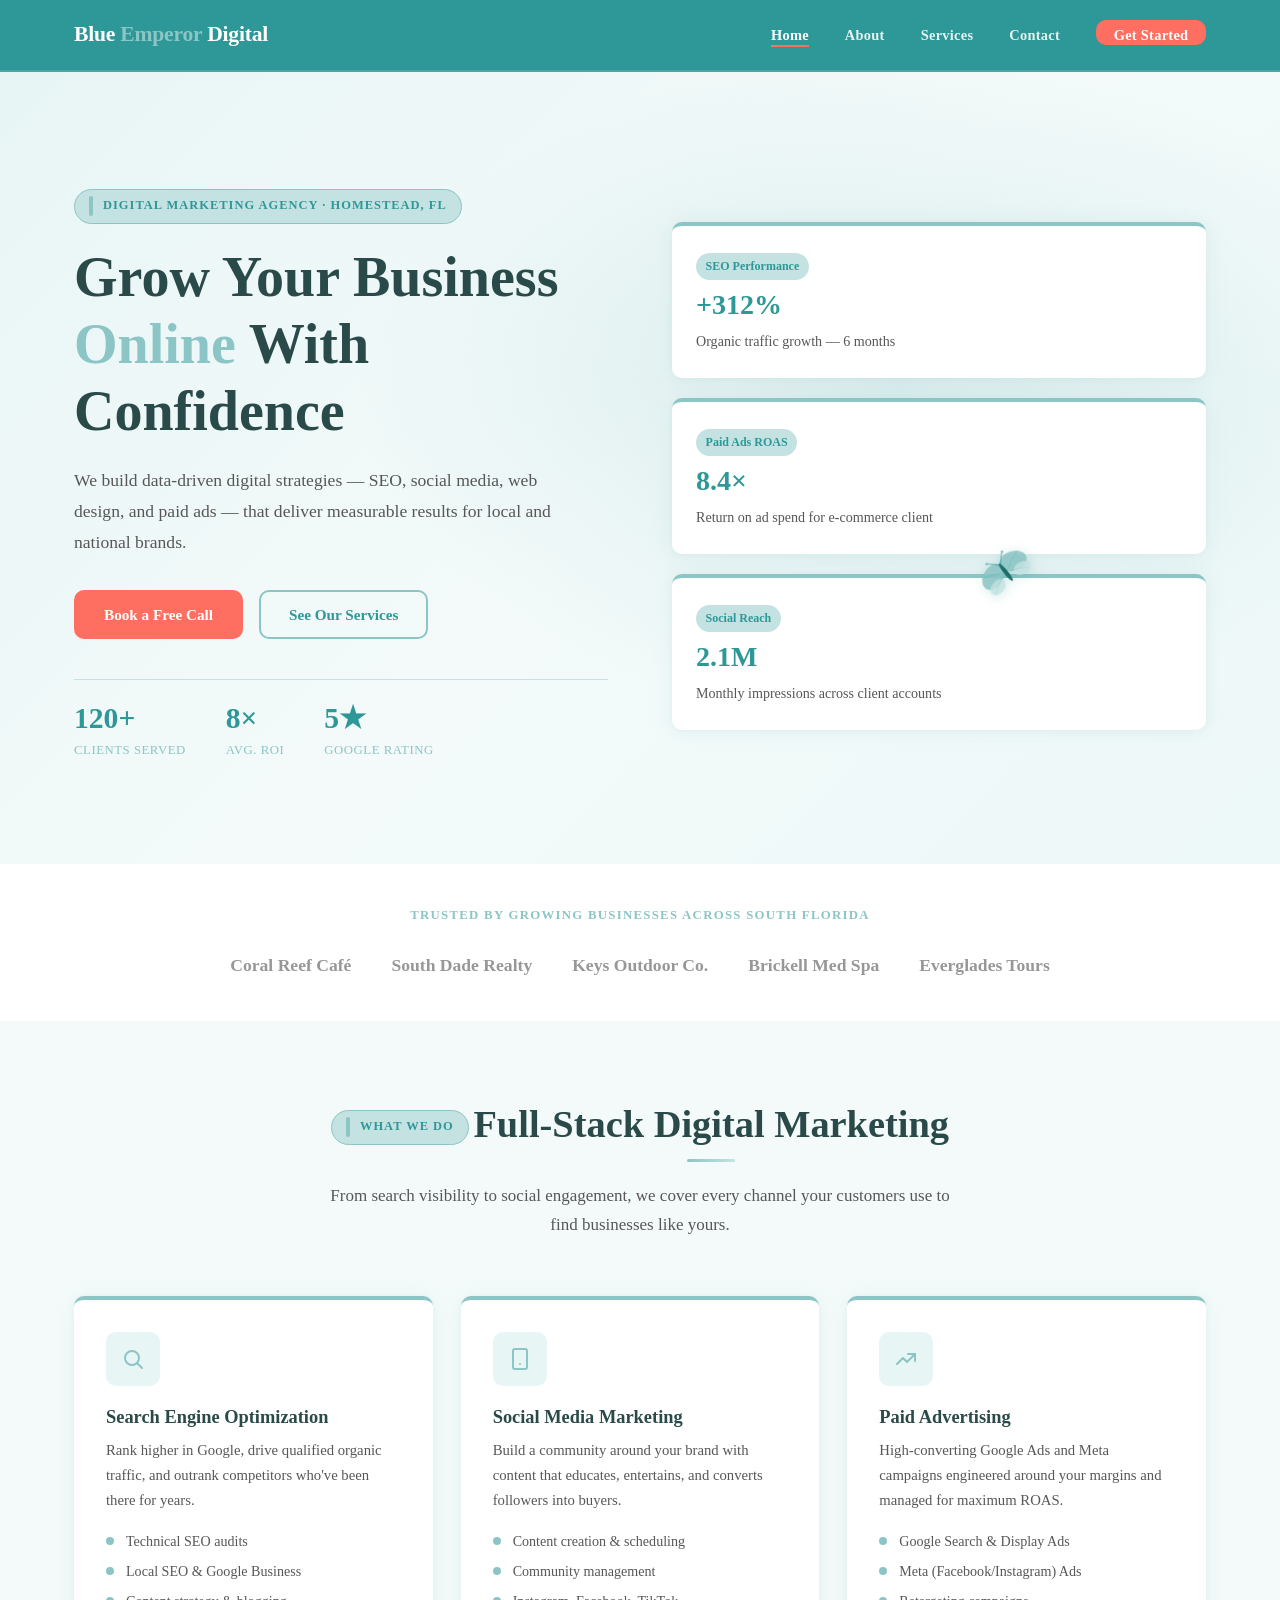
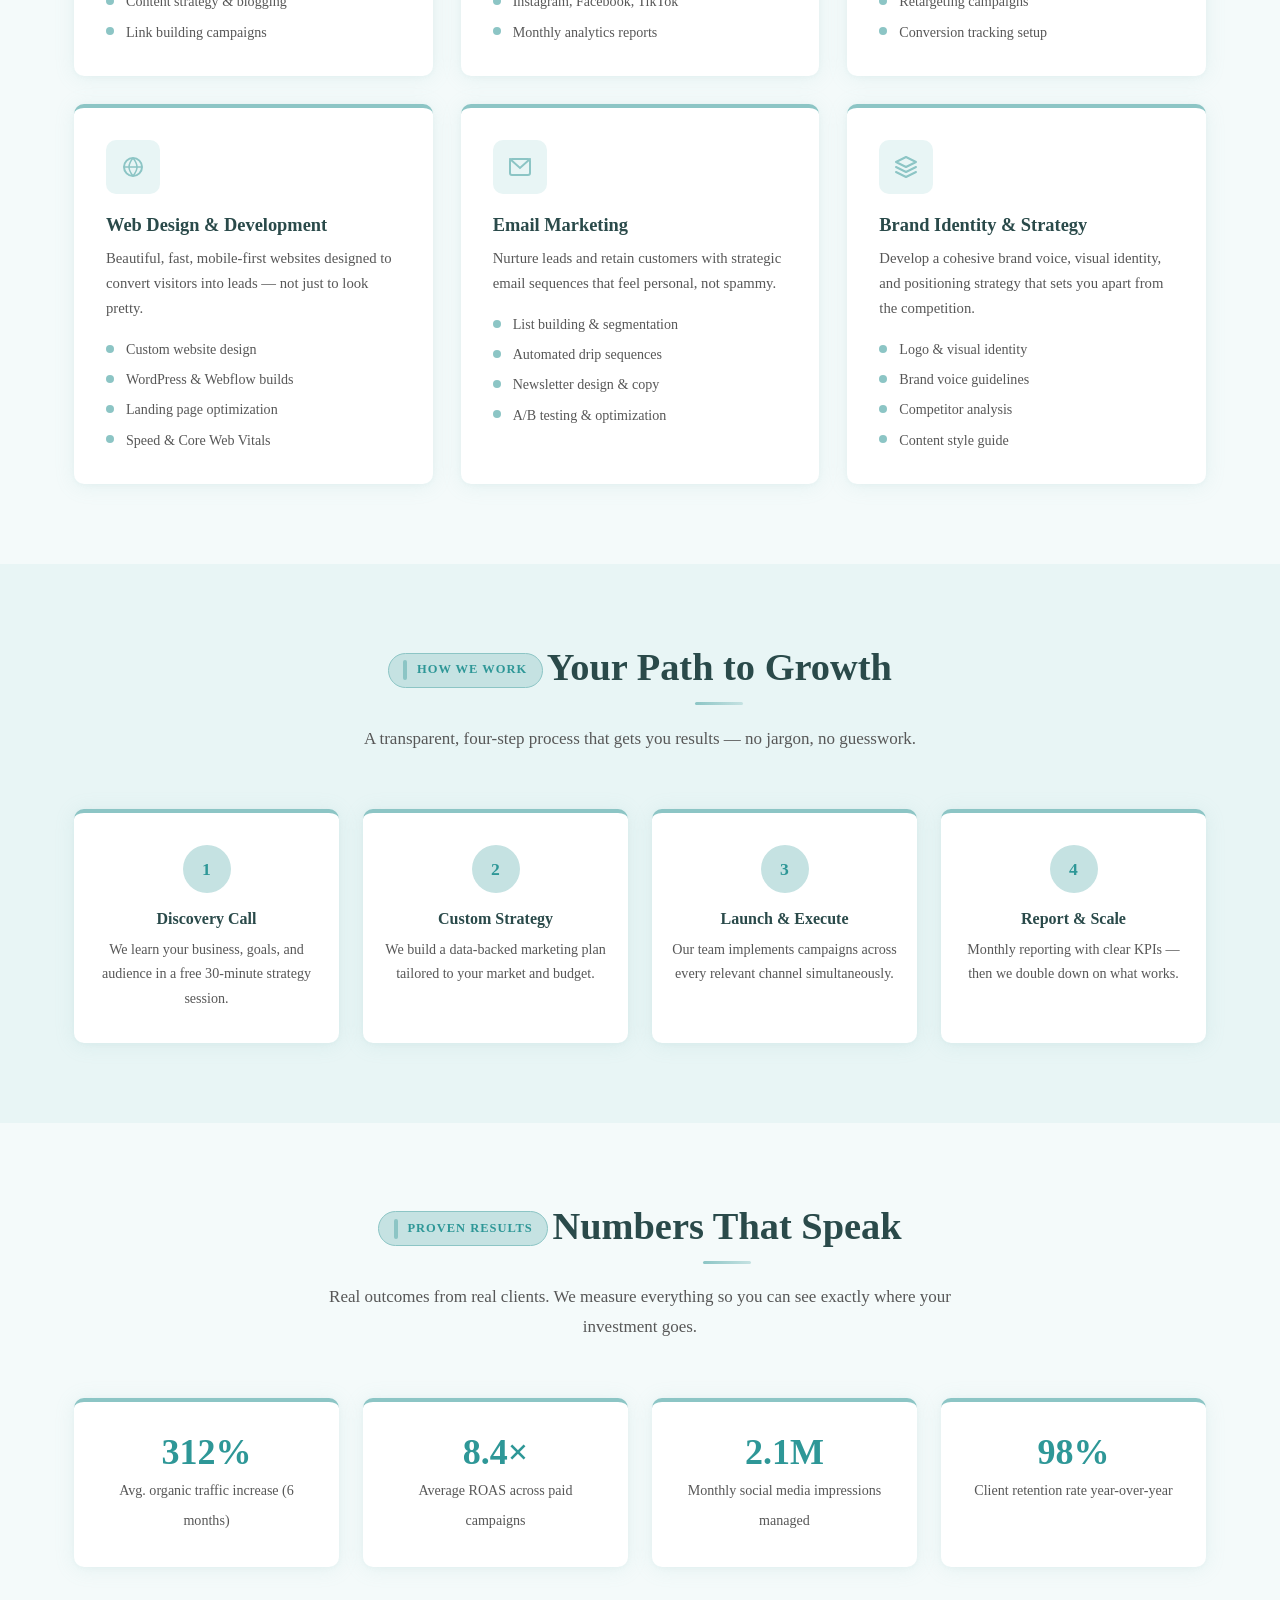
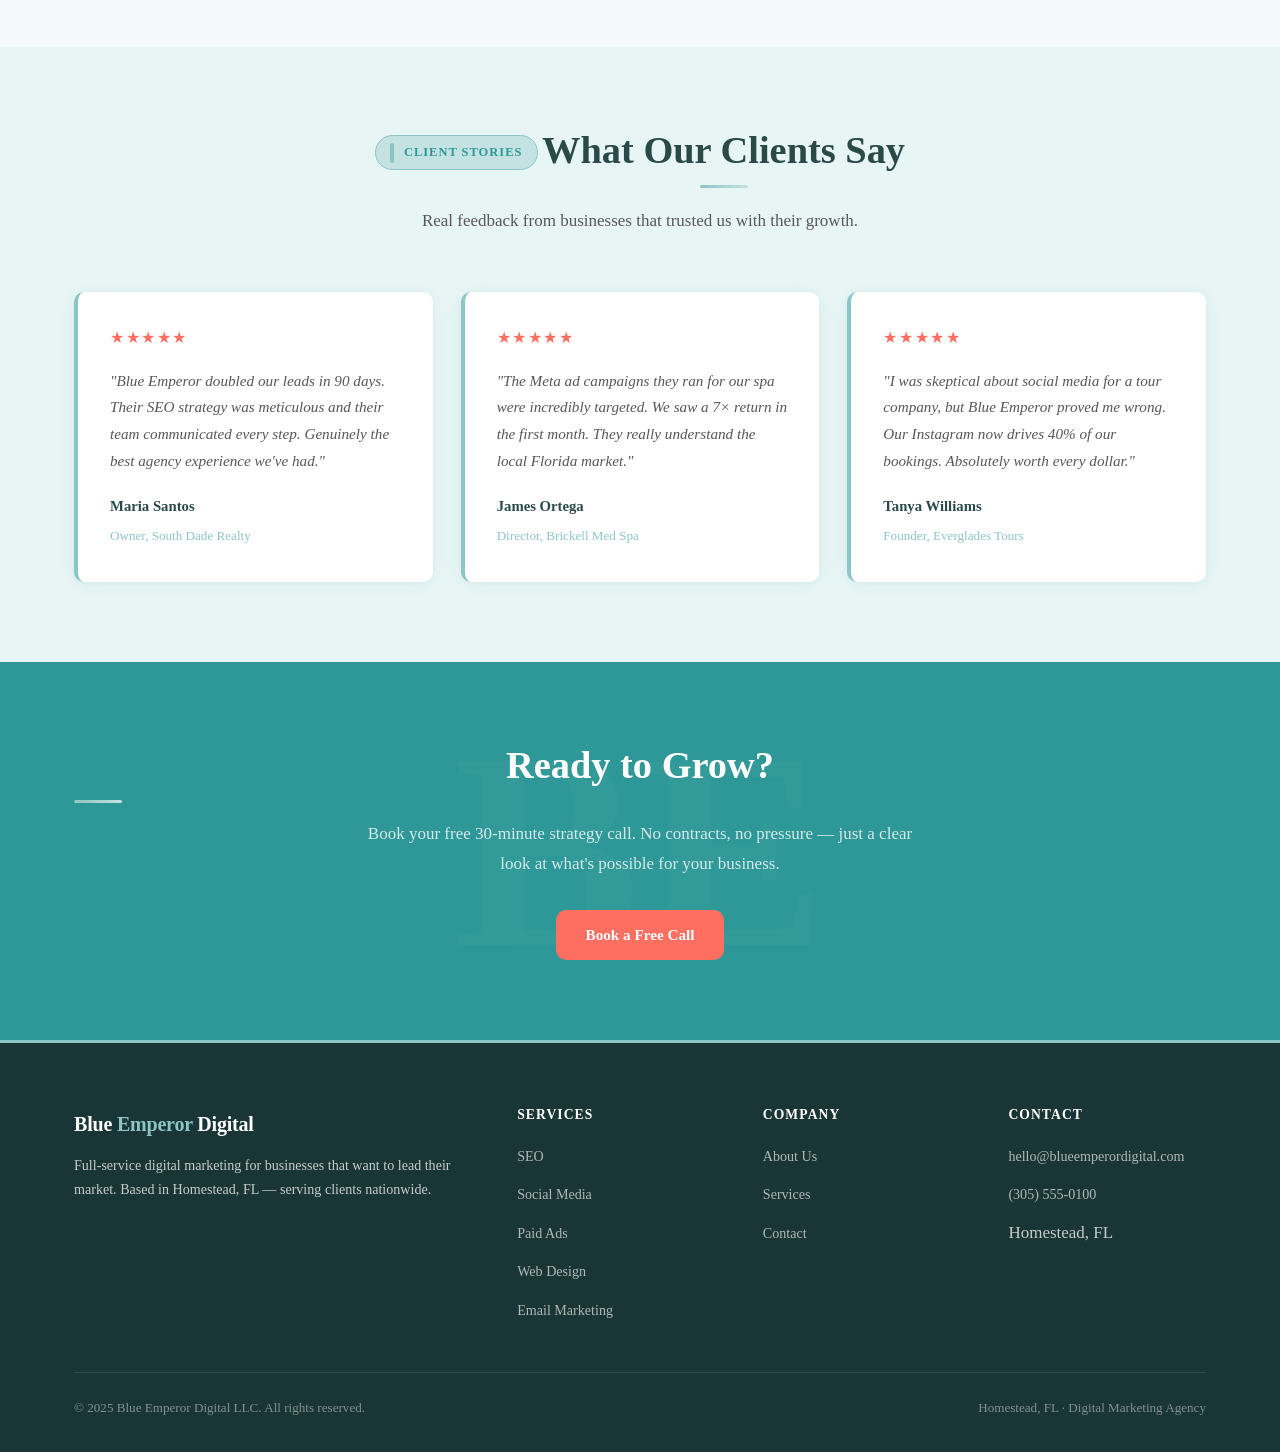
<file: index.html>
<!DOCTYPE html>
<html lang="en">
<head>
  <meta charset="UTF-8" />
  <meta name="viewport" content="width=device-width, initial-scale=1.0" />
  <meta name="description" content="Blue Emperor Digital — Full-service digital marketing agency in Homestead, FL. SEO, social media, web design & paid ads that grow your business online." />
  <title>Blue Emperor Digital | Digital Marketing Agency — Homestead, FL</title>
  <link rel="stylesheet" href="assets/css/styles.css" />
  <link rel="icon" href="data:image/svg+xml,<svg xmlns='http://www.w3.org/2000/svg' viewBox='0 0 32 32'><text y='26' font-size='28'>🦋</text></svg>" />
</head>
<body>

<!-- ══ NAVBAR ══ -->
<nav class="navbar" id="navbar">
  <div class="container">
    <div class="nav-inner">
      <a href="index.html" class="nav-logo">Blue <span>Emperor</span> Digital</a>
      <ul class="nav-menu" id="nav-menu">
        <li><a href="index.html" class="active">Home</a></li>
        <li><a href="about.html">About</a></li>
        <li><a href="services.html">Services</a></li>
        <li><a href="contact.html">Contact</a></li>
        <li><a href="contact.html" class="nav-cta">Get Started</a></li>
      </ul>
      <button class="nav-toggle" id="nav-toggle" aria-label="Toggle navigation">
        <span></span><span></span><span></span>
      </button>
    </div>
  </div>
</nav>

<!-- ══ HERO ══ -->
<section class="hero" id="home">
  <div class="container">
    <div class="hero-inner">
      <div class="hero-content">
        <span class="eyebrow">Digital Marketing Agency · Homestead, FL</span>
        <h1>Grow Your Business <span>Online</span> With Confidence</h1>
        <p>We build data-driven digital strategies — SEO, social media, web design, and paid ads — that deliver measurable results for local and national brands.</p>
        <div class="hero-actions">
          <a href="contact.html" class="btn btn-primary">Book a Free Call</a>
          <a href="services.html" class="btn btn-outline">See Our Services</a>
        </div>
        <div class="hero-stats">
          <div>
            <span class="stat-number">120+</span>
            <span class="stat-label">Clients Served</span>
          </div>
          <div>
            <span class="stat-number">8×</span>
            <span class="stat-label">Avg. ROI</span>
          </div>
          <div>
            <span class="stat-number">5★</span>
            <span class="stat-label">Google Rating</span>
          </div>
        </div>
      </div>

      <div class="hero-visual" aria-hidden="true">
        <div class="hero-card">
          <p class="tag">SEO Performance</p>
          <div class="metric">+312%</div>
          <p>Organic traffic growth — 6 months</p>
        </div>
        <div class="hero-card">
          <p class="tag">Paid Ads ROAS</p>
          <div class="metric">8.4×</div>
          <p>Return on ad spend for e-commerce client</p>
        </div>
        <div class="hero-card">
          <p class="tag">Social Reach</p>
          <div class="metric">2.1M</div>
          <p>Monthly impressions across client accounts</p>
        </div>
      </div>
    </div>
  </div>
</section>

<!-- ══ TRUSTED BY ══ -->
<section style="padding:2.5rem 0; background:#fff;">
  <div class="container text-center">
    <p style="font-size:0.8rem;letter-spacing:0.1em;text-transform:uppercase;color:var(--color-primary);margin-bottom:1.5rem;font-weight:600;">Trusted by growing businesses across South Florida</p>
    <div style="display:flex;gap:2.5rem;justify-content:center;align-items:center;flex-wrap:wrap;opacity:0.55;filter:grayscale(1);">
      <span style="font-family:Georgia,serif;font-size:1.1rem;font-weight:700;color:#2A4A4A;">Coral Reef Café</span>
      <span style="font-family:Georgia,serif;font-size:1.1rem;font-weight:700;color:#2A4A4A;">South Dade Realty</span>
      <span style="font-family:Georgia,serif;font-size:1.1rem;font-weight:700;color:#2A4A4A;">Keys Outdoor Co.</span>
      <span style="font-family:Georgia,serif;font-size:1.1rem;font-weight:700;color:#2A4A4A;">Brickell Med Spa</span>
      <span style="font-family:Georgia,serif;font-size:1.1rem;font-weight:700;color:#2A4A4A;">Everglades Tours</span>
    </div>
  </div>
</section>

<!-- ══ SERVICES ══ -->
<section id="services">
  <div class="container">
    <div class="section-header">
      <span class="eyebrow">What We Do</span>
      <h2>Full-Stack Digital Marketing</h2>
      <p>From search visibility to social engagement, we cover every channel your customers use to find businesses like yours.</p>
    </div>
    <div class="services-grid">

      <div class="service-card">
        <div class="service-icon">
          <!-- Search/SEO icon -->
          <svg width="24" height="24" viewBox="0 0 24 24" fill="none" xmlns="http://www.w3.org/2000/svg">
            <circle cx="11" cy="11" r="7" stroke="#8CC5C5" stroke-width="2"/>
            <path d="M16.5 16.5L21 21" stroke="#8CC5C5" stroke-width="2" stroke-linecap="round"/>
          </svg>
        </div>
        <h3>Search Engine Optimization</h3>
        <p>Rank higher in Google, drive qualified organic traffic, and outrank competitors who've been there for years.</p>
        <ul>
          <li>Technical SEO audits</li>
          <li>Local SEO &amp; Google Business</li>
          <li>Content strategy &amp; blogging</li>
          <li>Link building campaigns</li>
        </ul>
      </div>

      <div class="service-card">
        <div class="service-icon">
          <!-- Mobile/Social icon -->
          <svg width="24" height="24" viewBox="0 0 24 24" fill="none" xmlns="http://www.w3.org/2000/svg">
            <rect x="5" y="2" width="14" height="20" rx="2" stroke="#8CC5C5" stroke-width="2"/>
            <circle cx="12" cy="17" r="1" fill="#8CC5C5"/>
          </svg>
        </div>
        <h3>Social Media Marketing</h3>
        <p>Build a community around your brand with content that educates, entertains, and converts followers into buyers.</p>
        <ul>
          <li>Content creation &amp; scheduling</li>
          <li>Community management</li>
          <li>Instagram, Facebook, TikTok</li>
          <li>Monthly analytics reports</li>
        </ul>
      </div>

      <div class="service-card">
        <div class="service-icon">
          <!-- Chart/Growth icon -->
          <svg width="24" height="24" viewBox="0 0 24 24" fill="none" xmlns="http://www.w3.org/2000/svg">
            <polyline points="3,17 9,11 13,15 21,7" stroke="#8CC5C5" stroke-width="2" stroke-linecap="round" stroke-linejoin="round"/>
            <polyline points="14,7 21,7 21,14" stroke="#8CC5C5" stroke-width="2" stroke-linecap="round" stroke-linejoin="round"/>
          </svg>
        </div>
        <h3>Paid Advertising</h3>
        <p>High-converting Google Ads and Meta campaigns engineered around your margins and managed for maximum ROAS.</p>
        <ul>
          <li>Google Search &amp; Display Ads</li>
          <li>Meta (Facebook/Instagram) Ads</li>
          <li>Retargeting campaigns</li>
          <li>Conversion tracking setup</li>
        </ul>
      </div>

      <div class="service-card">
        <div class="service-icon">
          <!-- Globe/Web icon -->
          <svg width="24" height="24" viewBox="0 0 24 24" fill="none" xmlns="http://www.w3.org/2000/svg">
            <circle cx="12" cy="12" r="9" stroke="#8CC5C5" stroke-width="2"/>
            <path d="M12 3C12 3 8 8 8 12s4 9 4 9" stroke="#8CC5C5" stroke-width="1.5" fill="none"/>
            <path d="M12 3c0 0 4 5 4 9s-4 9-4 9" stroke="#8CC5C5" stroke-width="1.5" fill="none"/>
            <path d="M3 12h18" stroke="#8CC5C5" stroke-width="1.5"/>
          </svg>
        </div>
        <h3>Web Design &amp; Development</h3>
        <p>Beautiful, fast, mobile-first websites designed to convert visitors into leads — not just to look pretty.</p>
        <ul>
          <li>Custom website design</li>
          <li>WordPress &amp; Webflow builds</li>
          <li>Landing page optimization</li>
          <li>Speed &amp; Core Web Vitals</li>
        </ul>
      </div>

      <div class="service-card">
        <div class="service-icon">
          <!-- Email icon -->
          <svg width="24" height="24" viewBox="0 0 24 24" fill="none" xmlns="http://www.w3.org/2000/svg">
            <rect x="2" y="4" width="20" height="16" rx="2" stroke="#8CC5C5" stroke-width="2"/>
            <polyline points="2,4 12,13 22,4" stroke="#8CC5C5" stroke-width="2" stroke-linecap="round"/>
          </svg>
        </div>
        <h3>Email Marketing</h3>
        <p>Nurture leads and retain customers with strategic email sequences that feel personal, not spammy.</p>
        <ul>
          <li>List building &amp; segmentation</li>
          <li>Automated drip sequences</li>
          <li>Newsletter design &amp; copy</li>
          <li>A/B testing &amp; optimization</li>
        </ul>
      </div>

      <div class="service-card">
        <div class="service-icon">
          <!-- Design/Brand icon -->
          <svg width="24" height="24" viewBox="0 0 24 24" fill="none" xmlns="http://www.w3.org/2000/svg">
            <path d="M12 2L2 7l10 5 10-5-10-5z" stroke="#8CC5C5" stroke-width="2" stroke-linejoin="round"/>
            <path d="M2 17l10 5 10-5" stroke="#8CC5C5" stroke-width="2" stroke-linecap="round" stroke-linejoin="round"/>
            <path d="M2 12l10 5 10-5" stroke="#8CC5C5" stroke-width="2" stroke-linecap="round" stroke-linejoin="round"/>
          </svg>
        </div>
        <h3>Brand Identity &amp; Strategy</h3>
        <p>Develop a cohesive brand voice, visual identity, and positioning strategy that sets you apart from the competition.</p>
        <ul>
          <li>Logo &amp; visual identity</li>
          <li>Brand voice guidelines</li>
          <li>Competitor analysis</li>
          <li>Content style guide</li>
        </ul>
      </div>

    </div>
  </div>
</section>

<!-- ══ PROCESS ══ -->
<section style="background:var(--color-bg-alt);">
  <div class="container">
    <div class="section-header">
      <span class="eyebrow">How We Work</span>
      <h2>Your Path to Growth</h2>
      <p>A transparent, four-step process that gets you results — no jargon, no guesswork.</p>
    </div>
    <div class="process-steps">
      <div class="process-step">
        <div class="step-number">1</div>
        <h3>Discovery Call</h3>
        <p>We learn your business, goals, and audience in a free 30-minute strategy session.</p>
      </div>
      <div class="process-step">
        <div class="step-number">2</div>
        <h3>Custom Strategy</h3>
        <p>We build a data-backed marketing plan tailored to your market and budget.</p>
      </div>
      <div class="process-step">
        <div class="step-number">3</div>
        <h3>Launch &amp; Execute</h3>
        <p>Our team implements campaigns across every relevant channel simultaneously.</p>
      </div>
      <div class="process-step">
        <div class="step-number">4</div>
        <h3>Report &amp; Scale</h3>
        <p>Monthly reporting with clear KPIs — then we double down on what works.</p>
      </div>
    </div>
  </div>
</section>

<!-- ══ RESULTS ══ -->
<section>
  <div class="container">
    <div class="section-header">
      <span class="eyebrow">Proven Results</span>
      <h2>Numbers That Speak</h2>
      <p>Real outcomes from real clients. We measure everything so you can see exactly where your investment goes.</p>
    </div>
    <div class="results-grid">
      <div class="result-card">
        <span class="result-number">312%</span>
        <span class="result-label">Avg. organic traffic increase (6 months)</span>
      </div>
      <div class="result-card">
        <span class="result-number">8.4×</span>
        <span class="result-label">Average ROAS across paid campaigns</span>
      </div>
      <div class="result-card">
        <span class="result-number">2.1M</span>
        <span class="result-label">Monthly social media impressions managed</span>
      </div>
      <div class="result-card">
        <span class="result-number">98%</span>
        <span class="result-label">Client retention rate year-over-year</span>
      </div>
    </div>
  </div>
</section>

<!-- ══ TESTIMONIALS ══ -->
<section style="background:var(--color-bg-alt);">
  <div class="container">
    <div class="section-header">
      <span class="eyebrow">Client Stories</span>
      <h2>What Our Clients Say</h2>
      <p>Real feedback from businesses that trusted us with their growth.</p>
    </div>
    <div class="testimonials-grid">

      <div class="testimonial-card">
        <div class="stars">★★★★★</div>
        <blockquote>"Blue Emperor doubled our leads in 90 days. Their SEO strategy was meticulous and their team communicated every step. Genuinely the best agency experience we've had."</blockquote>
        <div class="testimonial-author">
          <strong>Maria Santos</strong>
          <span>Owner, South Dade Realty</span>
        </div>
      </div>

      <div class="testimonial-card">
        <div class="stars">★★★★★</div>
        <blockquote>"The Meta ad campaigns they ran for our spa were incredibly targeted. We saw a 7× return in the first month. They really understand the local Florida market."</blockquote>
        <div class="testimonial-author">
          <strong>James Ortega</strong>
          <span>Director, Brickell Med Spa</span>
        </div>
      </div>

      <div class="testimonial-card">
        <div class="stars">★★★★★</div>
        <blockquote>"I was skeptical about social media for a tour company, but Blue Emperor proved me wrong. Our Instagram now drives 40% of our bookings. Absolutely worth every dollar."</blockquote>
        <div class="testimonial-author">
          <strong>Tanya Williams</strong>
          <span>Founder, Everglades Tours</span>
        </div>
      </div>

    </div>
  </div>
</section>

<!-- ══ CTA BAND ══ -->
<section class="cta-band">
  <div class="container">
    <h2>Ready to Grow?</h2>
    <p>Book your free 30-minute strategy call. No contracts, no pressure — just a clear look at what's possible for your business.</p>
    <a href="contact.html" class="btn btn-primary">Book a Free Call</a>
  </div>
</section>

<!-- ══ FOOTER ══ -->
<footer class="footer">
  <div class="container">
    <div class="footer-grid">
      <div class="footer-brand">
        <div class="nav-logo">Blue <span>Emperor</span> Digital</div>
        <p>Full-service digital marketing for businesses that want to lead their market. Based in Homestead, FL — serving clients nationwide.</p>
      </div>
      <div>
        <h4>Services</h4>
        <ul>
          <li><a href="services.html">SEO</a></li>
          <li><a href="services.html">Social Media</a></li>
          <li><a href="services.html">Paid Ads</a></li>
          <li><a href="services.html">Web Design</a></li>
          <li><a href="services.html">Email Marketing</a></li>
        </ul>
      </div>
      <div>
        <h4>Company</h4>
        <ul>
          <li><a href="about.html">About Us</a></li>
          <li><a href="services.html">Services</a></li>
          <li><a href="contact.html">Contact</a></li>
        </ul>
      </div>
      <div>
        <h4>Contact</h4>
        <ul>
          <li><a href="mailto:hello@blueemperordigital.com">hello@blueemperordigital.com</a></li>
          <li><a href="tel:+13055550100">(305) 555-0100</a></li>
          <li>Homestead, FL</li>
        </ul>
      </div>
    </div>
    <div class="footer-bottom">
      <span>© 2025 Blue Emperor Digital LLC. All rights reserved.</span>
      <span>Homestead, FL · Digital Marketing Agency</span>
    </div>
  </div>
</footer>

<!-- ══ BUTTERFLY ══ -->
<div id="butterfly-container" aria-hidden="true">
  <svg id="butterfly" xmlns="http://www.w3.org/2000/svg" viewBox="0 0 80 60" width="56" height="42">
    <g id="wing-left">
      <ellipse cx="22" cy="22" rx="20" ry="14" fill="#8CC5C5" opacity="0.85" transform="rotate(-20, 22, 22)"/>
      <ellipse cx="18" cy="38" rx="13" ry="9" fill="#C5E2E2" opacity="0.80" transform="rotate(-10, 18, 38)"/>
      <path d="M38 28 Q22 18 8 14" stroke="#2E9797" stroke-width="0.6" fill="none" opacity="0.5"/>
      <path d="M38 30 Q20 34 10 44" stroke="#2E9797" stroke-width="0.5" fill="none" opacity="0.4"/>
    </g>
    <g id="wing-right">
      <ellipse cx="58" cy="22" rx="20" ry="14" fill="#8CC5C5" opacity="0.85" transform="rotate(20, 58, 22)"/>
      <ellipse cx="62" cy="38" rx="13" ry="9" fill="#C5E2E2" opacity="0.80" transform="rotate(10, 62, 38)"/>
      <path d="M42 28 Q58 18 72 14" stroke="#2E9797" stroke-width="0.6" fill="none" opacity="0.5"/>
      <path d="M42 30 Q60 34 70 44" stroke="#2E9797" stroke-width="0.5" fill="none" opacity="0.4"/>
    </g>
    <ellipse cx="40" cy="28" rx="3" ry="16" fill="#1E6E6E"/>
    <path d="M38 14 Q30 4 26 2" stroke="#2E9797" stroke-width="1.2" fill="none" stroke-linecap="round"/>
    <path d="M42 14 Q50 4 54 2" stroke="#2E9797" stroke-width="1.2" fill="none" stroke-linecap="round"/>
    <circle cx="26" cy="2" r="2" fill="#8CC5C5"/>
    <circle cx="54" cy="2" r="2" fill="#8CC5C5"/>
  </svg>
</div>

<script>
// Navbar scroll class
(function() {
  var nav = document.getElementById('navbar');
  window.addEventListener('scroll', function() {
    nav.classList.toggle('scrolled', window.scrollY > 40);
  }, { passive: true });

  // Mobile menu
  var toggle = document.getElementById('nav-toggle');
  var menu = document.getElementById('nav-menu');
  toggle.addEventListener('click', function() {
    menu.classList.toggle('open');
  });
})();

// FAQ accordion
document.querySelectorAll('.faq-question').forEach(function(btn) {
  btn.addEventListener('click', function() {
    var item = this.closest('.faq-item');
    item.classList.toggle('open');
  });
});

// Butterfly
(function() {
  var container = document.getElementById('butterfly-container');
  var svg = document.getElementById('butterfly');
  var x = window.innerWidth * 0.72;
  var y = 180;
  var lastT = 0;

  function isMobile() { return window.innerWidth < 768; }

  function getTarget(t) {
    var W = window.innerWidth;
    var H = window.innerHeight;
    var scroll = window.scrollY;
    var spread = isMobile() ? 0.6 : 0.7;
    var baseX = Math.sin(t * 0.00075) * (W * spread * 0.5) + W * 0.5;
    var baseY = Math.cos(t * 0.00055) * (H * (isMobile() ? 0.15 : 0.28)) + (isMobile() ? H * 0.22 : H * 0.38);
    var scrollDrift = Math.min(scroll * 0.035, H * 0.3);
    var wobbleX = Math.sin(t * 0.0031) * 10;
    var wobbleY = Math.cos(t * 0.0024) * 8;
    var svgW = isMobile() ? 42 : 60;
    var svgH = isMobile() ? 32 : 48;
    var minX = svgW, maxX = W - svgW;
    var minY = 80, maxY = H - svgH;
    return {
      x: Math.min(Math.max(baseX + wobbleX, minX), maxX),
      y: Math.min(Math.max(baseY + scrollDrift + wobbleY, minY), maxY)
    };
  }

  function lerp(a, b, t) { return a + (b - a) * t; }

  function animate(timestamp) {
    var t = timestamp;
    var target = getTarget(t);
    var prevX = x, prevY = y;
    x = lerp(x, target.x, 0.028);
    y = lerp(y, target.y, 0.028);
    var vx = x - prevX, vy = y - prevY;
    var angle = Math.atan2(vy, vx) * (180 / Math.PI);
    var speed = Math.sqrt(vx * vx + vy * vy);
    var flapDuration = Math.max(0.22, 0.42 - speed * 0.018);
    var size = isMobile() ? '36px' : '56px';
    svg.style.width = size;
    document.querySelectorAll('#wing-left, #wing-right').forEach(function(w) {
      w.style.animationDuration = flapDuration + 's';
    });
    svg.style.transform = 'translate(' + x + 'px, ' + y + 'px) rotate(' + (angle + (vx < 0 ? 180 : 0)) + 'deg)';
    requestAnimationFrame(animate);
  }
  requestAnimationFrame(animate);
})();
</script>

</body>
</html>
</file>
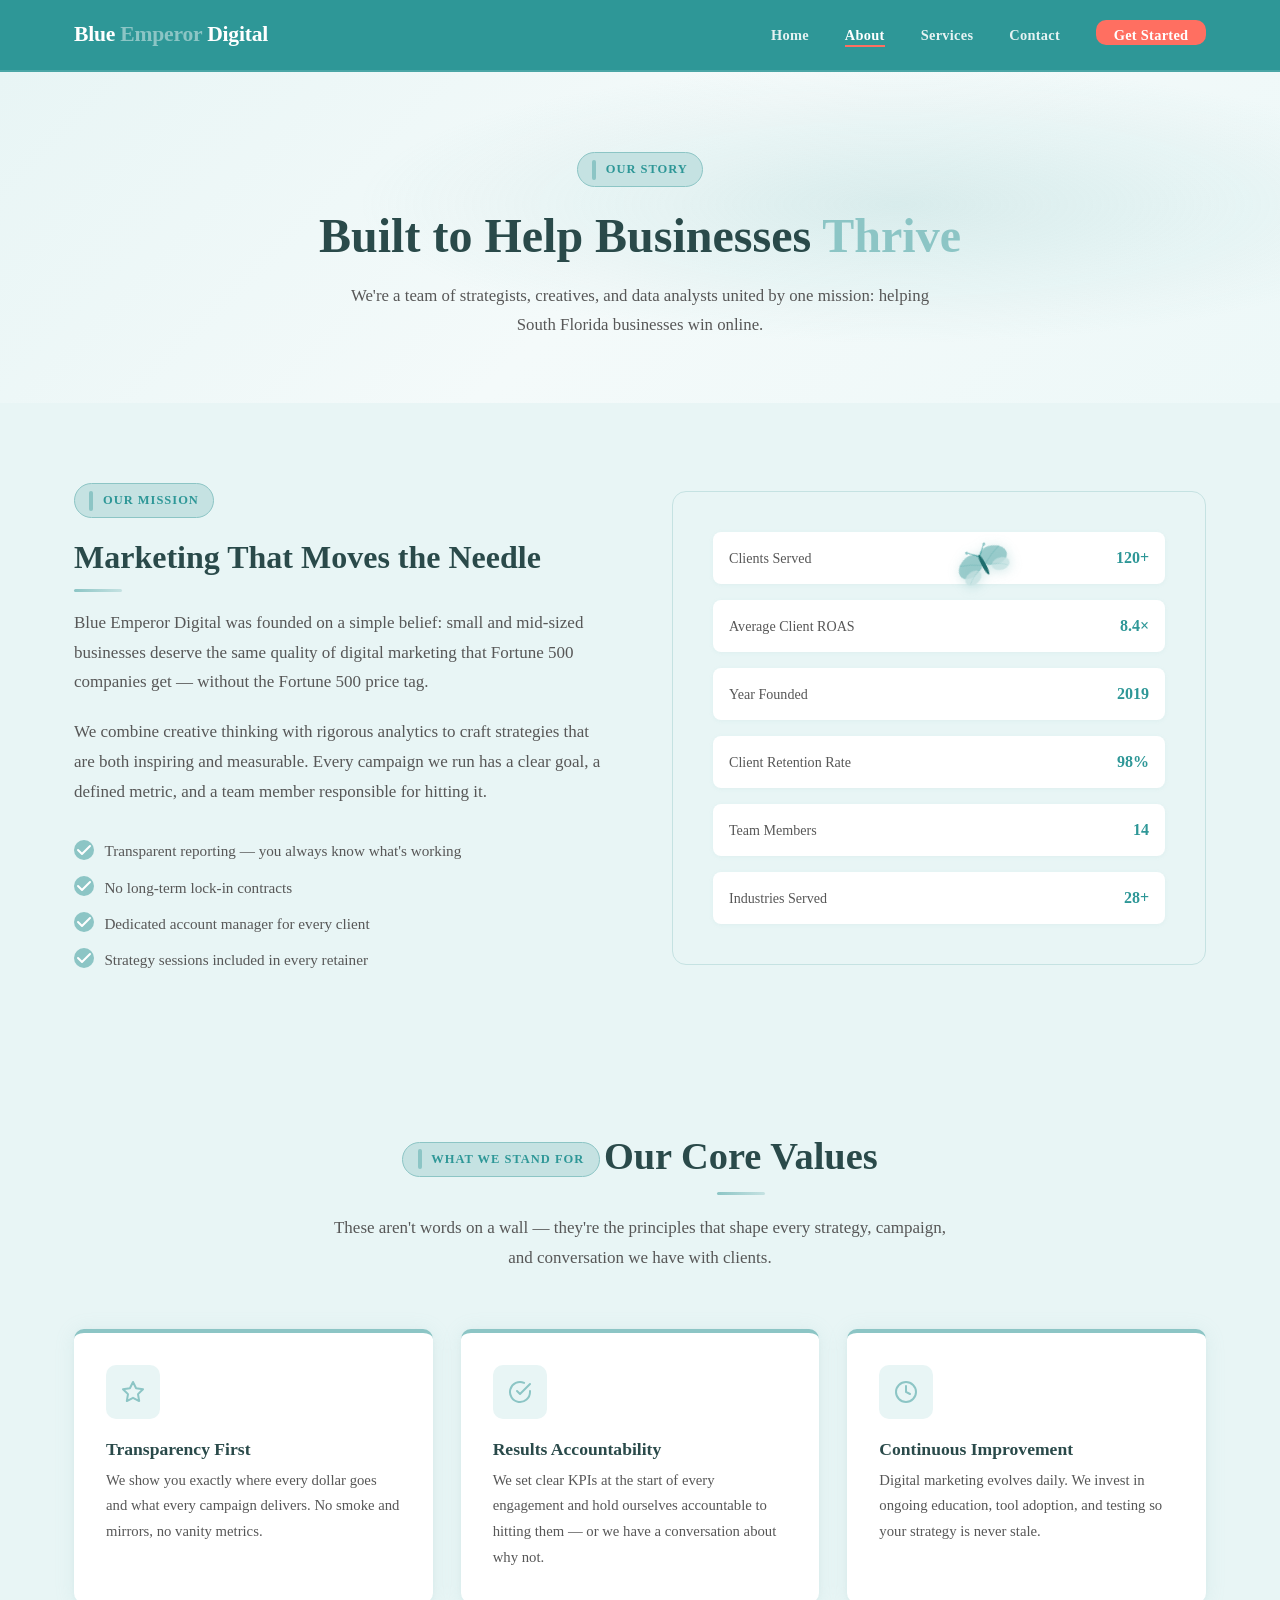
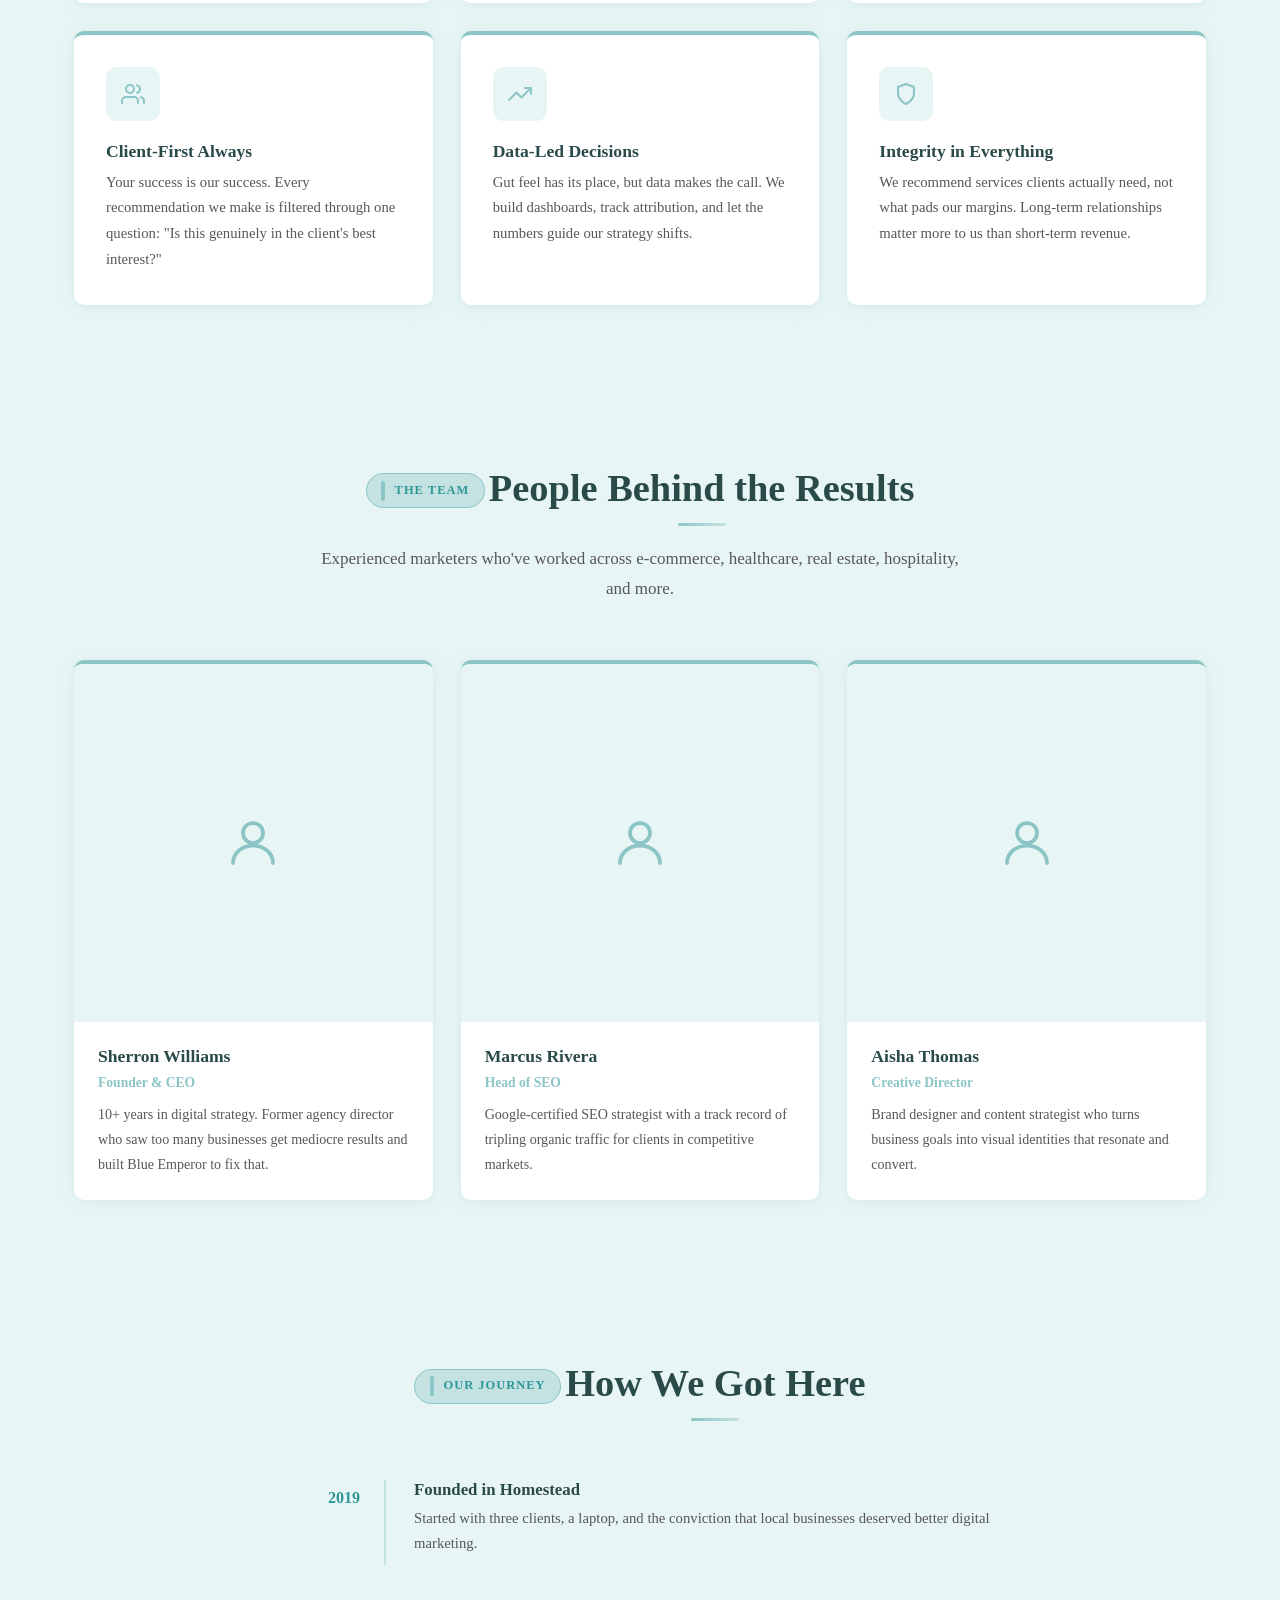
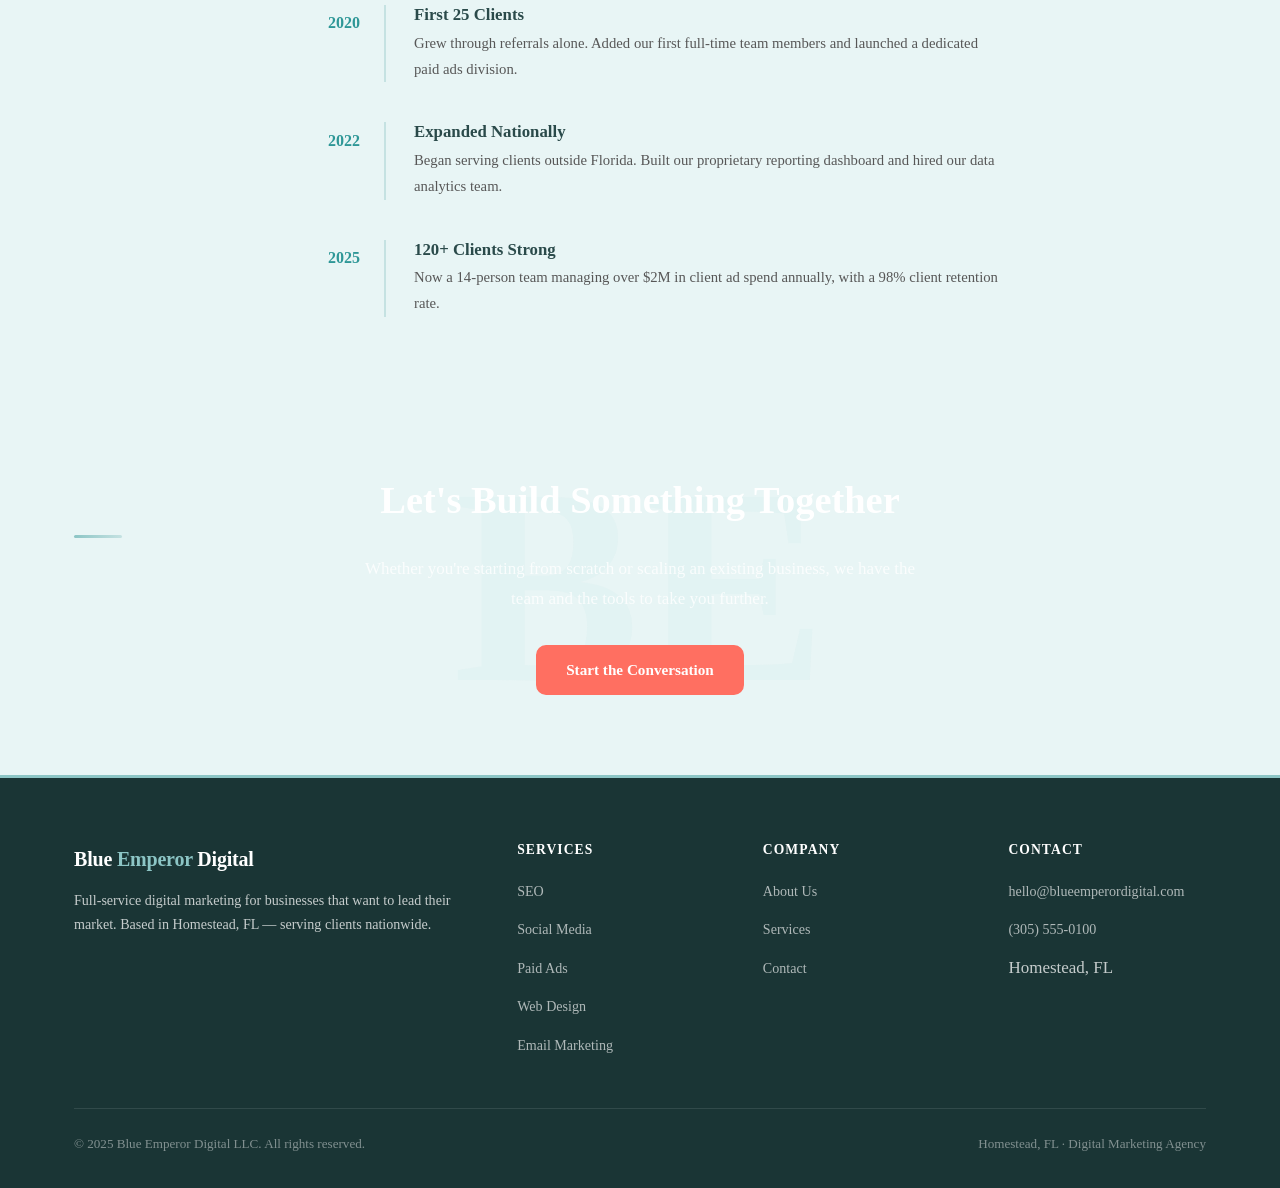
<file: about.html>
<!DOCTYPE html>
<html lang="en">
<head>
  <meta charset="UTF-8" />
  <meta name="viewport" content="width=device-width, initial-scale=1.0" />
  <meta name="description" content="About Blue Emperor Digital — a results-driven digital marketing agency based in Homestead, FL, helping businesses grow online with strategy, creativity, and data." />
  <title>About Us | Blue Emperor Digital — Homestead, FL</title>
  <link rel="stylesheet" href="assets/css/styles.css" />
  <link rel="icon" href="data:image/svg+xml,<svg xmlns='http://www.w3.org/2000/svg' viewBox='0 0 32 32'><text y='26' font-size='28'>🦋</text></svg>" />
</head>
<body>

<!-- ══ NAVBAR ══ -->
<nav class="navbar" id="navbar">
  <div class="container">
    <div class="nav-inner">
      <a href="index.html" class="nav-logo">Blue <span>Emperor</span> Digital</a>
      <ul class="nav-menu" id="nav-menu">
        <li><a href="index.html">Home</a></li>
        <li><a href="about.html" class="active">About</a></li>
        <li><a href="services.html">Services</a></li>
        <li><a href="contact.html">Contact</a></li>
        <li><a href="contact.html" class="nav-cta">Get Started</a></li>
      </ul>
      <button class="nav-toggle" id="nav-toggle" aria-label="Toggle navigation">
        <span></span><span></span><span></span>
      </button>
    </div>
  </div>
</nav>

<!-- ══ PAGE HERO ══ -->
<section class="page-hero">
  <div class="container">
    <span class="eyebrow">Our Story</span>
    <h1>Built to Help Businesses <span>Thrive</span></h1>
    <p>We're a team of strategists, creatives, and data analysts united by one mission: helping South Florida businesses win online.</p>
  </div>
</section>

<!-- ══ MISSION ══ -->
<section>
  <div class="container">
    <div class="two-col">
      <div>
        <span class="eyebrow">Our Mission</span>
        <h2>Marketing That Moves the Needle</h2>
        <p>Blue Emperor Digital was founded on a simple belief: small and mid-sized businesses deserve the same quality of digital marketing that Fortune 500 companies get — without the Fortune 500 price tag.</p>
        <p>We combine creative thinking with rigorous analytics to craft strategies that are both inspiring and measurable. Every campaign we run has a clear goal, a defined metric, and a team member responsible for hitting it.</p>
        <ul class="checklist mt-2">
          <li>Transparent reporting — you always know what's working</li>
          <li>No long-term lock-in contracts</li>
          <li>Dedicated account manager for every client</li>
          <li>Strategy sessions included in every retainer</li>
        </ul>
      </div>
      <div class="visual-block">
        <div class="metric-row">
          <span class="label">Clients Served</span>
          <span class="value">120+</span>
        </div>
        <div class="metric-row">
          <span class="label">Average Client ROAS</span>
          <span class="value">8.4×</span>
        </div>
        <div class="metric-row">
          <span class="label">Year Founded</span>
          <span class="value">2019</span>
        </div>
        <div class="metric-row">
          <span class="label">Client Retention Rate</span>
          <span class="value">98%</span>
        </div>
        <div class="metric-row">
          <span class="label">Team Members</span>
          <span class="value">14</span>
        </div>
        <div class="metric-row">
          <span class="label">Industries Served</span>
          <span class="value">28+</span>
        </div>
      </div>
    </div>
  </div>
</section>

<!-- ══ VALUES ══ -->
<section style="background:var(--color-bg-alt);">
  <div class="container">
    <div class="section-header">
      <span class="eyebrow">What We Stand For</span>
      <h2>Our Core Values</h2>
      <p>These aren't words on a wall — they're the principles that shape every strategy, campaign, and conversation we have with clients.</p>
    </div>
    <div class="values-grid">

      <div class="value-card">
        <div class="service-icon">
          <svg width="24" height="24" viewBox="0 0 24 24" fill="none" xmlns="http://www.w3.org/2000/svg">
            <path d="M12 2l3.09 6.26L22 9.27l-5 4.87 1.18 6.88L12 17.77l-6.18 3.25L7 14.14 2 9.27l6.91-1.01L12 2z" stroke="#8CC5C5" stroke-width="2" stroke-linejoin="round"/>
          </svg>
        </div>
        <h3>Transparency First</h3>
        <p>We show you exactly where every dollar goes and what every campaign delivers. No smoke and mirrors, no vanity metrics.</p>
      </div>

      <div class="value-card">
        <div class="service-icon">
          <svg width="24" height="24" viewBox="0 0 24 24" fill="none" xmlns="http://www.w3.org/2000/svg">
            <path d="M22 11.08V12a10 10 0 1 1-5.93-9.14" stroke="#8CC5C5" stroke-width="2" stroke-linecap="round"/>
            <polyline points="22,4 12,14.01 9,11.01" stroke="#8CC5C5" stroke-width="2" stroke-linecap="round" stroke-linejoin="round"/>
          </svg>
        </div>
        <h3>Results Accountability</h3>
        <p>We set clear KPIs at the start of every engagement and hold ourselves accountable to hitting them — or we have a conversation about why not.</p>
      </div>

      <div class="value-card">
        <div class="service-icon">
          <svg width="24" height="24" viewBox="0 0 24 24" fill="none" xmlns="http://www.w3.org/2000/svg">
            <circle cx="12" cy="12" r="10" stroke="#8CC5C5" stroke-width="2"/>
            <path d="M12 6v6l4 2" stroke="#8CC5C5" stroke-width="2" stroke-linecap="round"/>
          </svg>
        </div>
        <h3>Continuous Improvement</h3>
        <p>Digital marketing evolves daily. We invest in ongoing education, tool adoption, and testing so your strategy is never stale.</p>
      </div>

      <div class="value-card">
        <div class="service-icon">
          <svg width="24" height="24" viewBox="0 0 24 24" fill="none" xmlns="http://www.w3.org/2000/svg">
            <path d="M17 21v-2a4 4 0 0 0-4-4H5a4 4 0 0 0-4 4v2" stroke="#8CC5C5" stroke-width="2" stroke-linecap="round"/>
            <circle cx="9" cy="7" r="4" stroke="#8CC5C5" stroke-width="2"/>
            <path d="M23 21v-2a4 4 0 0 0-3-3.87" stroke="#8CC5C5" stroke-width="2" stroke-linecap="round"/>
            <path d="M16 3.13a4 4 0 0 1 0 7.75" stroke="#8CC5C5" stroke-width="2" stroke-linecap="round"/>
          </svg>
        </div>
        <h3>Client-First Always</h3>
        <p>Your success is our success. Every recommendation we make is filtered through one question: "Is this genuinely in the client's best interest?"</p>
      </div>

      <div class="value-card">
        <div class="service-icon">
          <svg width="24" height="24" viewBox="0 0 24 24" fill="none" xmlns="http://www.w3.org/2000/svg">
            <polyline points="23,6 13.5,15.5 8.5,10.5 1,18" stroke="#8CC5C5" stroke-width="2" stroke-linecap="round" stroke-linejoin="round"/>
            <polyline points="17,6 23,6 23,12" stroke="#8CC5C5" stroke-width="2" stroke-linecap="round" stroke-linejoin="round"/>
          </svg>
        </div>
        <h3>Data-Led Decisions</h3>
        <p>Gut feel has its place, but data makes the call. We build dashboards, track attribution, and let the numbers guide our strategy shifts.</p>
      </div>

      <div class="value-card">
        <div class="service-icon">
          <svg width="24" height="24" viewBox="0 0 24 24" fill="none" xmlns="http://www.w3.org/2000/svg">
            <path d="M12 22s8-4 8-10V5l-8-3-8 3v7c0 6 8 10 8 10z" stroke="#8CC5C5" stroke-width="2" stroke-linejoin="round"/>
          </svg>
        </div>
        <h3>Integrity in Everything</h3>
        <p>We recommend services clients actually need, not what pads our margins. Long-term relationships matter more to us than short-term revenue.</p>
      </div>

    </div>
  </div>
</section>

<!-- ══ TEAM ══ -->
<section>
  <div class="container">
    <div class="section-header">
      <span class="eyebrow">The Team</span>
      <h2>People Behind the Results</h2>
      <p>Experienced marketers who've worked across e-commerce, healthcare, real estate, hospitality, and more.</p>
    </div>
    <div class="team-grid">

      <div class="team-card">
        <div class="team-photo-placeholder" style="color:var(--color-primary);">
          <svg width="60" height="60" viewBox="0 0 24 24" fill="none"><circle cx="12" cy="8" r="4" stroke="#8CC5C5" stroke-width="1.5"/><path d="M4 20c0-4 3.6-7 8-7s8 3 8 7" stroke="#8CC5C5" stroke-width="1.5" stroke-linecap="round"/></svg>
        </div>
        <div class="team-info">
          <h3>Sherron Williams</h3>
          <span class="role">Founder &amp; CEO</span>
          <p>10+ years in digital strategy. Former agency director who saw too many businesses get mediocre results and built Blue Emperor to fix that.</p>
        </div>
      </div>

      <div class="team-card">
        <div class="team-photo-placeholder">
          <svg width="60" height="60" viewBox="0 0 24 24" fill="none"><circle cx="12" cy="8" r="4" stroke="#8CC5C5" stroke-width="1.5"/><path d="M4 20c0-4 3.6-7 8-7s8 3 8 7" stroke="#8CC5C5" stroke-width="1.5" stroke-linecap="round"/></svg>
        </div>
        <div class="team-info">
          <h3>Marcus Rivera</h3>
          <span class="role">Head of SEO</span>
          <p>Google-certified SEO strategist with a track record of tripling organic traffic for clients in competitive markets.</p>
        </div>
      </div>

      <div class="team-card">
        <div class="team-photo-placeholder">
          <svg width="60" height="60" viewBox="0 0 24 24" fill="none"><circle cx="12" cy="8" r="4" stroke="#8CC5C5" stroke-width="1.5"/><path d="M4 20c0-4 3.6-7 8-7s8 3 8 7" stroke="#8CC5C5" stroke-width="1.5" stroke-linecap="round"/></svg>
        </div>
        <div class="team-info">
          <h3>Aisha Thomas</h3>
          <span class="role">Creative Director</span>
          <p>Brand designer and content strategist who turns business goals into visual identities that resonate and convert.</p>
        </div>
      </div>

    </div>
  </div>
</section>

<!-- ══ STORY TIMELINE ══ -->
<section style="background:var(--color-bg-alt);">
  <div class="container">
    <div class="section-header">
      <span class="eyebrow">Our Journey</span>
      <h2>How We Got Here</h2>
    </div>
    <div style="max-width:720px;margin:0 auto;display:flex;flex-direction:column;gap:0;">

      <div style="display:grid;grid-template-columns:80px 1fr;gap:1.5rem;padding-bottom:2.5rem;position:relative;">
        <div style="text-align:right;padding-top:0.2rem;">
          <span style="font-weight:700;color:var(--color-nav);font-size:1rem;">2019</span>
        </div>
        <div style="border-left:2px solid var(--color-secondary);padding-left:1.75rem;padding-bottom:0.5rem;">
          <h3 style="font-size:1.05rem;margin-bottom:0.35rem;">Founded in Homestead</h3>
          <p style="font-size:0.92rem;color:var(--color-text-body);">Started with three clients, a laptop, and the conviction that local businesses deserved better digital marketing.</p>
        </div>
      </div>

      <div style="display:grid;grid-template-columns:80px 1fr;gap:1.5rem;padding-bottom:2.5rem;">
        <div style="text-align:right;padding-top:0.2rem;">
          <span style="font-weight:700;color:var(--color-nav);font-size:1rem;">2020</span>
        </div>
        <div style="border-left:2px solid var(--color-secondary);padding-left:1.75rem;">
          <h3 style="font-size:1.05rem;margin-bottom:0.35rem;">First 25 Clients</h3>
          <p style="font-size:0.92rem;color:var(--color-text-body);">Grew through referrals alone. Added our first full-time team members and launched a dedicated paid ads division.</p>
        </div>
      </div>

      <div style="display:grid;grid-template-columns:80px 1fr;gap:1.5rem;padding-bottom:2.5rem;">
        <div style="text-align:right;padding-top:0.2rem;">
          <span style="font-weight:700;color:var(--color-nav);font-size:1rem;">2022</span>
        </div>
        <div style="border-left:2px solid var(--color-secondary);padding-left:1.75rem;">
          <h3 style="font-size:1.05rem;margin-bottom:0.35rem;">Expanded Nationally</h3>
          <p style="font-size:0.92rem;color:var(--color-text-body);">Began serving clients outside Florida. Built our proprietary reporting dashboard and hired our data analytics team.</p>
        </div>
      </div>

      <div style="display:grid;grid-template-columns:80px 1fr;gap:1.5rem;">
        <div style="text-align:right;padding-top:0.2rem;">
          <span style="font-weight:700;color:var(--color-nav);font-size:1rem;">2025</span>
        </div>
        <div style="border-left:2px solid var(--color-secondary);padding-left:1.75rem;">
          <h3 style="font-size:1.05rem;margin-bottom:0.35rem;">120+ Clients Strong</h3>
          <p style="font-size:0.92rem;color:var(--color-text-body);">Now a 14-person team managing over $2M in client ad spend annually, with a 98% client retention rate.</p>
        </div>
      </div>

    </div>
  </div>
</section>

<!-- ══ CTA ══ -->
<section class="cta-band">
  <div class="container">
    <h2>Let's Build Something Together</h2>
    <p>Whether you're starting from scratch or scaling an existing business, we have the team and the tools to take you further.</p>
    <a href="contact.html" class="btn btn-primary">Start the Conversation</a>
  </div>
</section>

<!-- ══ FOOTER ══ -->
<footer class="footer">
  <div class="container">
    <div class="footer-grid">
      <div class="footer-brand">
        <div class="nav-logo">Blue <span>Emperor</span> Digital</div>
        <p>Full-service digital marketing for businesses that want to lead their market. Based in Homestead, FL — serving clients nationwide.</p>
      </div>
      <div>
        <h4>Services</h4>
        <ul>
          <li><a href="services.html">SEO</a></li>
          <li><a href="services.html">Social Media</a></li>
          <li><a href="services.html">Paid Ads</a></li>
          <li><a href="services.html">Web Design</a></li>
          <li><a href="services.html">Email Marketing</a></li>
        </ul>
      </div>
      <div>
        <h4>Company</h4>
        <ul>
          <li><a href="about.html">About Us</a></li>
          <li><a href="services.html">Services</a></li>
          <li><a href="contact.html">Contact</a></li>
        </ul>
      </div>
      <div>
        <h4>Contact</h4>
        <ul>
          <li><a href="mailto:hello@blueemperordigital.com">hello@blueemperordigital.com</a></li>
          <li><a href="tel:+13055550100">(305) 555-0100</a></li>
          <li>Homestead, FL</li>
        </ul>
      </div>
    </div>
    <div class="footer-bottom">
      <span>© 2025 Blue Emperor Digital LLC. All rights reserved.</span>
      <span>Homestead, FL · Digital Marketing Agency</span>
    </div>
  </div>
</footer>

<!-- ══ BUTTERFLY ══ -->
<div id="butterfly-container" aria-hidden="true">
  <svg id="butterfly" xmlns="http://www.w3.org/2000/svg" viewBox="0 0 80 60" width="56" height="42">
    <g id="wing-left">
      <ellipse cx="22" cy="22" rx="20" ry="14" fill="#8CC5C5" opacity="0.85" transform="rotate(-20, 22, 22)"/>
      <ellipse cx="18" cy="38" rx="13" ry="9" fill="#C5E2E2" opacity="0.80" transform="rotate(-10, 18, 38)"/>
      <path d="M38 28 Q22 18 8 14" stroke="#2E9797" stroke-width="0.6" fill="none" opacity="0.5"/>
      <path d="M38 30 Q20 34 10 44" stroke="#2E9797" stroke-width="0.5" fill="none" opacity="0.4"/>
    </g>
    <g id="wing-right">
      <ellipse cx="58" cy="22" rx="20" ry="14" fill="#8CC5C5" opacity="0.85" transform="rotate(20, 58, 22)"/>
      <ellipse cx="62" cy="38" rx="13" ry="9" fill="#C5E2E2" opacity="0.80" transform="rotate(10, 62, 38)"/>
      <path d="M42 28 Q58 18 72 14" stroke="#2E9797" stroke-width="0.6" fill="none" opacity="0.5"/>
      <path d="M42 30 Q60 34 70 44" stroke="#2E9797" stroke-width="0.5" fill="none" opacity="0.4"/>
    </g>
    <ellipse cx="40" cy="28" rx="3" ry="16" fill="#1E6E6E"/>
    <path d="M38 14 Q30 4 26 2" stroke="#2E9797" stroke-width="1.2" fill="none" stroke-linecap="round"/>
    <path d="M42 14 Q50 4 54 2" stroke="#2E9797" stroke-width="1.2" fill="none" stroke-linecap="round"/>
    <circle cx="26" cy="2" r="2" fill="#8CC5C5"/>
    <circle cx="54" cy="2" r="2" fill="#8CC5C5"/>
  </svg>
</div>

<script>
(function() {
  var nav = document.getElementById('navbar');
  window.addEventListener('scroll', function() { nav.classList.toggle('scrolled', window.scrollY > 40); }, { passive: true });
  var toggle = document.getElementById('nav-toggle');
  var menu = document.getElementById('nav-menu');
  toggle.addEventListener('click', function() { menu.classList.toggle('open'); });
})();

document.querySelectorAll('.faq-question').forEach(function(btn) {
  btn.addEventListener('click', function() { this.closest('.faq-item').classList.toggle('open'); });
});

(function() {
  var svg = document.getElementById('butterfly');
  var x = window.innerWidth * 0.72, y = 180;
  function isMobile() { return window.innerWidth < 768; }
  function getTarget(t) {
    var W = window.innerWidth, H = window.innerHeight, scroll = window.scrollY;
    var spread = isMobile() ? 0.6 : 0.7;
    var baseX = Math.sin(t * 0.00075) * (W * spread * 0.5) + W * 0.5;
    var baseY = Math.cos(t * 0.00055) * (H * (isMobile() ? 0.15 : 0.28)) + (isMobile() ? H * 0.22 : H * 0.38);
    var scrollDrift = Math.min(scroll * 0.035, H * 0.3);
    var wobbleX = Math.sin(t * 0.0031) * 10, wobbleY = Math.cos(t * 0.0024) * 8;
    var svgW = isMobile() ? 42 : 60, svgH = isMobile() ? 32 : 48;
    return {
      x: Math.min(Math.max(baseX + wobbleX, svgW), W - svgW),
      y: Math.min(Math.max(baseY + scrollDrift + wobbleY, 80), H - svgH)
    };
  }
  function lerp(a, b, t) { return a + (b - a) * t; }
  function animate(ts) {
    var target = getTarget(ts);
    var prevX = x, prevY = y;
    x = lerp(x, target.x, 0.028); y = lerp(y, target.y, 0.028);
    var vx = x - prevX, vy = y - prevY;
    var angle = Math.atan2(vy, vx) * (180 / Math.PI);
    var speed = Math.sqrt(vx*vx + vy*vy);
    var fd = Math.max(0.22, 0.42 - speed * 0.018);
    svg.style.width = isMobile() ? '36px' : '56px';
    document.querySelectorAll('#wing-left, #wing-right').forEach(function(w) { w.style.animationDuration = fd + 's'; });
    svg.style.transform = 'translate(' + x + 'px, ' + y + 'px) rotate(' + (angle + (vx < 0 ? 180 : 0)) + 'deg)';
    requestAnimationFrame(animate);
  }
  requestAnimationFrame(animate);
})();
</script>

</body>
</html>
</file>
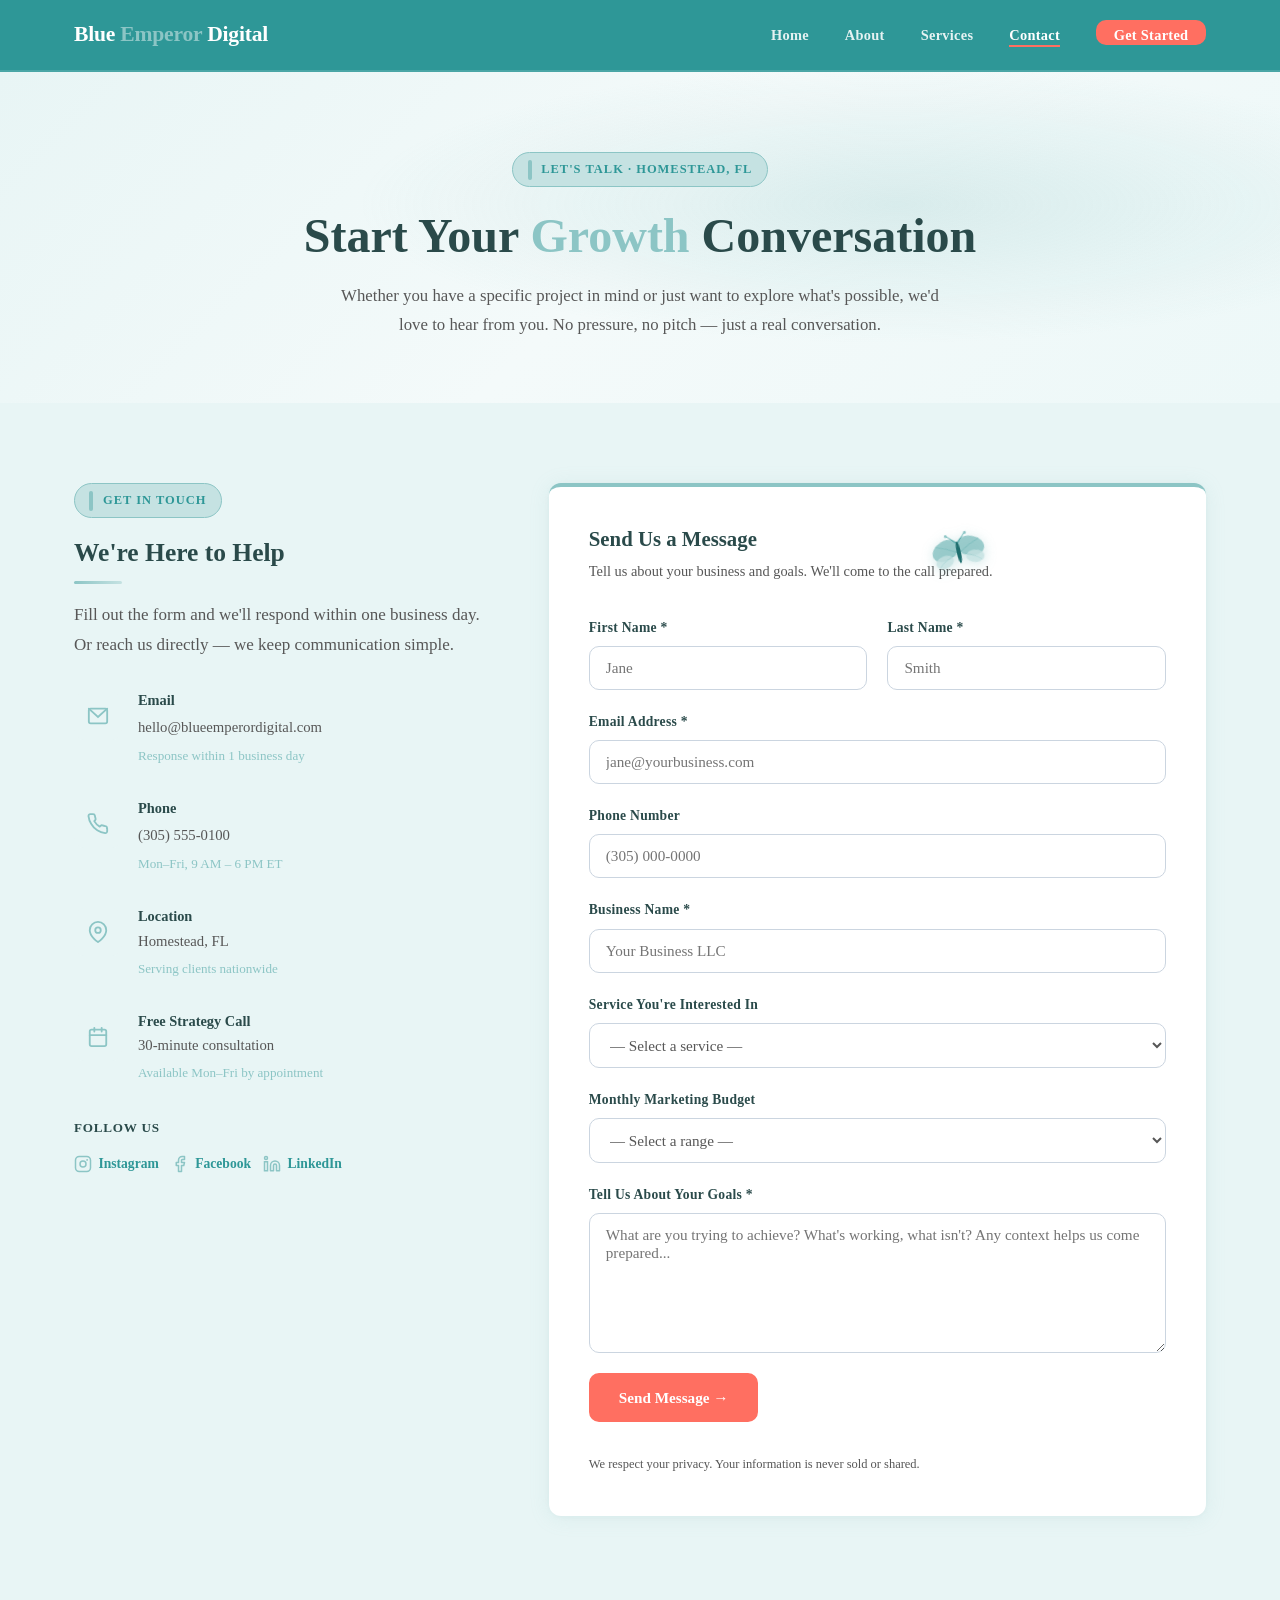
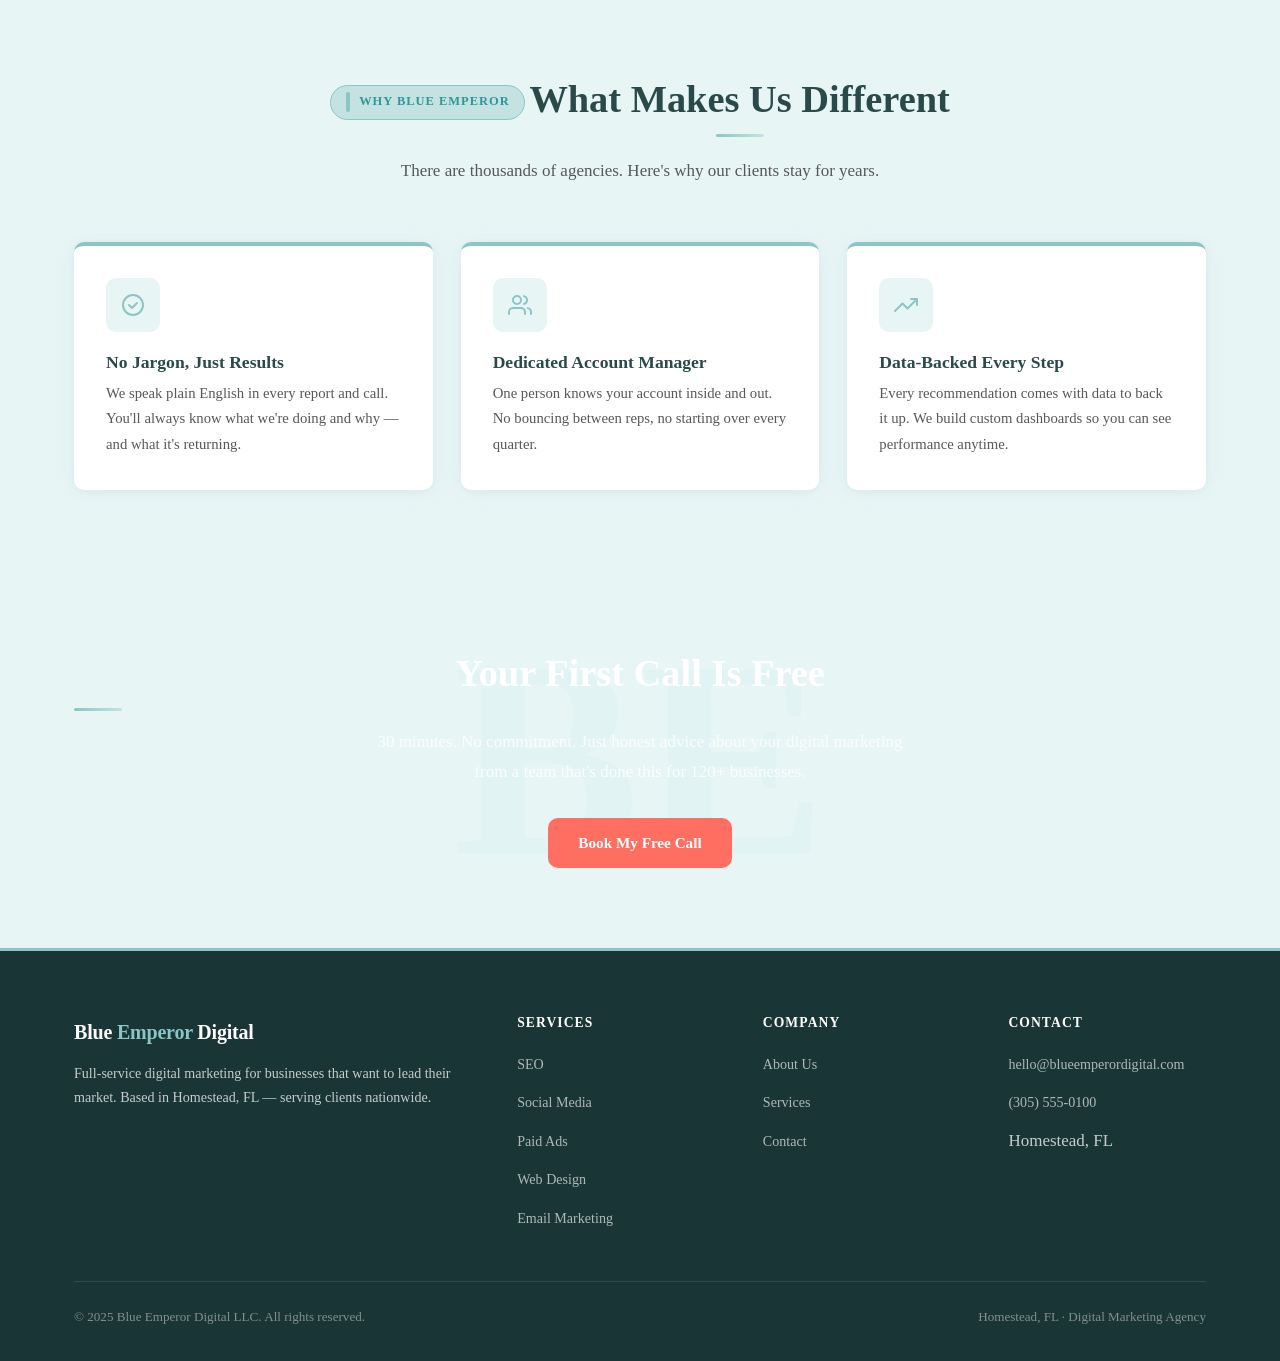
<file: contact.html>
<!DOCTYPE html>
<html lang="en">
<head>
  <meta charset="UTF-8" />
  <meta name="viewport" content="width=device-width, initial-scale=1.0" />
  <meta name="description" content="Contact Blue Emperor Digital — digital marketing agency in Homestead, FL. Book a free strategy call or send us a message to start growing your business online." />
  <title>Contact Us | Blue Emperor Digital — Homestead, FL</title>
  <link rel="stylesheet" href="assets/css/styles.css" />
  <link rel="icon" href="data:image/svg+xml,<svg xmlns='http://www.w3.org/2000/svg' viewBox='0 0 32 32'><text y='26' font-size='28'>🦋</text></svg>" />
</head>
<body>

<!-- ══ NAVBAR ══ -->
<nav class="navbar" id="navbar">
  <div class="container">
    <div class="nav-inner">
      <a href="index.html" class="nav-logo">Blue <span>Emperor</span> Digital</a>
      <ul class="nav-menu" id="nav-menu">
        <li><a href="index.html">Home</a></li>
        <li><a href="about.html">About</a></li>
        <li><a href="services.html">Services</a></li>
        <li><a href="contact.html" class="active">Contact</a></li>
        <li><a href="contact.html" class="nav-cta">Get Started</a></li>
      </ul>
      <button class="nav-toggle" id="nav-toggle" aria-label="Toggle navigation">
        <span></span><span></span><span></span>
      </button>
    </div>
  </div>
</nav>

<!-- ══ PAGE HERO ══ -->
<section class="page-hero">
  <div class="container">
    <span class="eyebrow">Let's Talk · Homestead, FL</span>
    <h1>Start Your <span>Growth</span> Conversation</h1>
    <p>Whether you have a specific project in mind or just want to explore what's possible, we'd love to hear from you. No pressure, no pitch — just a real conversation.</p>
  </div>
</section>

<!-- ══ CONTACT SECTION ══ -->
<section>
  <div class="container">
    <div class="contact-grid">

      <!-- Contact Details -->
      <div class="contact-details">
        <div>
          <span class="eyebrow">Get in Touch</span>
          <h2>We're Here to Help</h2>
          <p style="margin-top:1rem;color:var(--color-text-body);">Fill out the form and we'll respond within one business day. Or reach us directly — we keep communication simple.</p>
        </div>

        <div class="contact-item">
          <div class="contact-icon">
            <!-- Email icon -->
            <svg width="22" height="22" viewBox="0 0 24 24" fill="none" xmlns="http://www.w3.org/2000/svg">
              <rect x="2" y="4" width="20" height="16" rx="2" stroke="#8CC5C5" stroke-width="2"/>
              <polyline points="2,4 12,13 22,4" stroke="#8CC5C5" stroke-width="2" stroke-linecap="round"/>
            </svg>
          </div>
          <div>
            <h4>Email</h4>
            <a href="mailto:hello@blueemperordigital.com">hello@blueemperordigital.com</a>
            <p style="font-size:0.82rem;color:var(--color-primary);margin-top:0.2rem;">Response within 1 business day</p>
          </div>
        </div>

        <div class="contact-item">
          <div class="contact-icon">
            <!-- Phone icon -->
            <svg width="22" height="22" viewBox="0 0 24 24" fill="none" xmlns="http://www.w3.org/2000/svg">
              <path d="M22 16.92v3a2 2 0 0 1-2.18 2 19.79 19.79 0 0 1-8.63-3.07A19.5 19.5 0 0 1 4.69 12a19.79 19.79 0 0 1-3.07-8.67A2 2 0 0 1 3.6 1.27h3a2 2 0 0 1 2 1.72c.127.96.361 1.903.7 2.81a2 2 0 0 1-.45 2.11L7.91 8.91a16 16 0 0 0 6 6l.91-.91a2 2 0 0 1 2.11-.45c.907.339 1.85.573 2.81.7A2 2 0 0 1 21.73 16.92z" stroke="#8CC5C5" stroke-width="2" stroke-linecap="round" stroke-linejoin="round"/>
            </svg>
          </div>
          <div>
            <h4>Phone</h4>
            <a href="tel:+13055550100">(305) 555-0100</a>
            <p style="font-size:0.82rem;color:var(--color-primary);margin-top:0.2rem;">Mon–Fri, 9 AM – 6 PM ET</p>
          </div>
        </div>

        <div class="contact-item">
          <div class="contact-icon">
            <!-- Location icon -->
            <svg width="22" height="22" viewBox="0 0 24 24" fill="none" xmlns="http://www.w3.org/2000/svg">
              <path d="M21 10c0 7-9 13-9 13s-9-6-9-13a9 9 0 0 1 18 0z" stroke="#8CC5C5" stroke-width="2"/>
              <circle cx="12" cy="10" r="3" stroke="#8CC5C5" stroke-width="2"/>
            </svg>
          </div>
          <div>
            <h4>Location</h4>
            <p>Homestead, FL</p>
            <p style="font-size:0.82rem;color:var(--color-primary);margin-top:0.2rem;">Serving clients nationwide</p>
          </div>
        </div>

        <div class="contact-item">
          <div class="contact-icon">
            <!-- Calendar/Meeting icon -->
            <svg width="22" height="22" viewBox="0 0 24 24" fill="none" xmlns="http://www.w3.org/2000/svg">
              <rect x="3" y="4" width="18" height="18" rx="2" stroke="#8CC5C5" stroke-width="2"/>
              <path d="M16 2v4M8 2v4M3 10h18" stroke="#8CC5C5" stroke-width="2" stroke-linecap="round"/>
            </svg>
          </div>
          <div>
            <h4>Free Strategy Call</h4>
            <p>30-minute consultation</p>
            <p style="font-size:0.82rem;color:var(--color-primary);margin-top:0.2rem;">Available Mon–Fri by appointment</p>
          </div>
        </div>

        <!-- Social Links -->
        <div>
          <p style="font-size:0.82rem;font-weight:600;color:var(--color-text-heading);letter-spacing:0.06em;text-transform:uppercase;margin-bottom:0.75rem;">Follow Us</p>
          <div style="display:flex;gap:0.75rem;flex-wrap:wrap;">
            <a href="#" style="display:flex;align-items:center;gap:0.4rem;font-size:0.85rem;color:var(--color-nav);font-weight:600;">
              <svg width="18" height="18" viewBox="0 0 24 24" fill="none"><rect x="2" y="2" width="20" height="20" rx="5" stroke="#8CC5C5" stroke-width="2"/><circle cx="12" cy="12" r="4" stroke="#8CC5C5" stroke-width="2"/><circle cx="17.5" cy="6.5" r="1.2" fill="#8CC5C5"/></svg>
              Instagram
            </a>
            <a href="#" style="display:flex;align-items:center;gap:0.4rem;font-size:0.85rem;color:var(--color-nav);font-weight:600;">
              <svg width="18" height="18" viewBox="0 0 24 24" fill="none"><path d="M18 2h-3a5 5 0 0 0-5 5v3H7v4h3v8h4v-8h3l1-4h-4V7a1 1 0 0 1 1-1h3z" stroke="#8CC5C5" stroke-width="2" stroke-linecap="round" stroke-linejoin="round"/></svg>
              Facebook
            </a>
            <a href="#" style="display:flex;align-items:center;gap:0.4rem;font-size:0.85rem;color:var(--color-nav);font-weight:600;">
              <svg width="18" height="18" viewBox="0 0 24 24" fill="none"><path d="M16 8a6 6 0 0 1 6 6v7h-4v-7a2 2 0 0 0-2-2 2 2 0 0 0-2 2v7h-4v-7a6 6 0 0 1 6-6z" stroke="#8CC5C5" stroke-width="2" stroke-linecap="round" stroke-linejoin="round"/><rect x="2" y="9" width="4" height="12" stroke="#8CC5C5" stroke-width="2"/><circle cx="4" cy="4" r="2" stroke="#8CC5C5" stroke-width="2"/></svg>
              LinkedIn
            </a>
          </div>
        </div>
      </div>

      <!-- Contact Form -->
      <div>
        <div style="background:#fff;border-radius:12px;padding:2.5rem;box-shadow:var(--shadow-card);border-top:4px solid var(--color-primary);">
          <h3 style="font-size:1.3rem;margin-bottom:0.4rem;">Send Us a Message</h3>
          <p style="font-size:0.9rem;color:var(--color-text-body);margin-bottom:2rem;">Tell us about your business and goals. We'll come to the call prepared.</p>

          <form class="contact-form" id="contact-form" novalidate>
            <div class="form-row">
              <div class="form-group">
                <label for="first-name">First Name *</label>
                <input type="text" id="first-name" name="first_name" placeholder="Jane" required />
              </div>
              <div class="form-group">
                <label for="last-name">Last Name *</label>
                <input type="text" id="last-name" name="last_name" placeholder="Smith" required />
              </div>
            </div>

            <div class="form-group">
              <label for="email">Email Address *</label>
              <input type="email" id="email" name="email" placeholder="jane@yourbusiness.com" required />
            </div>

            <div class="form-group">
              <label for="phone">Phone Number</label>
              <input type="tel" id="phone" name="phone" placeholder="(305) 000-0000" />
            </div>

            <div class="form-group">
              <label for="business">Business Name *</label>
              <input type="text" id="business" name="business" placeholder="Your Business LLC" required />
            </div>

            <div class="form-group">
              <label for="service">Service You're Interested In</label>
              <select id="service" name="service">
                <option value="">— Select a service —</option>
                <option value="seo">Search Engine Optimization (SEO)</option>
                <option value="social">Social Media Marketing</option>
                <option value="ads">Paid Advertising (Google / Meta)</option>
                <option value="web">Web Design &amp; Development</option>
                <option value="email">Email Marketing</option>
                <option value="brand">Brand Identity &amp; Strategy</option>
                <option value="full">Full-Service Package</option>
                <option value="unsure">Not Sure — Need Guidance</option>
              </select>
            </div>

            <div class="form-group">
              <label for="budget">Monthly Marketing Budget</label>
              <select id="budget" name="budget">
                <option value="">— Select a range —</option>
                <option value="under1k">Under $1,000/mo</option>
                <option value="1k-2k">$1,000 – $2,000/mo</option>
                <option value="2k-5k">$2,000 – $5,000/mo</option>
                <option value="5k-10k">$5,000 – $10,000/mo</option>
                <option value="over10k">$10,000+/mo</option>
              </select>
            </div>

            <div class="form-group">
              <label for="message">Tell Us About Your Goals *</label>
              <textarea id="message" name="message" placeholder="What are you trying to achieve? What's working, what isn't? Any context helps us come prepared..." required></textarea>
            </div>

            <button type="submit" class="btn btn-primary form-submit">Send Message →</button>

            <p style="font-size:0.78rem;color:var(--color-neutral);margin-top:0.75rem;">We respect your privacy. Your information is never sold or shared.</p>
          </form>

          <!-- Success state (hidden by default) -->
          <div id="form-success" style="display:none;text-align:center;padding:2rem 0;">
            <div style="width:60px;height:60px;background:var(--color-bg-alt);border-radius:50%;display:flex;align-items:center;justify-content:center;margin:0 auto 1.25rem;">
              <svg width="28" height="28" viewBox="0 0 24 24" fill="none"><path d="M22 11.08V12a10 10 0 1 1-5.93-9.14" stroke="#8CC5C5" stroke-width="2" stroke-linecap="round"/><polyline points="22,4 12,14.01 9,11.01" stroke="#8CC5C5" stroke-width="2" stroke-linecap="round" stroke-linejoin="round"/></svg>
            </div>
            <h3 style="color:var(--color-text-heading);margin-bottom:0.5rem;">Message Received!</h3>
            <p style="color:var(--color-text-body);font-size:0.95rem;">We'll be in touch within one business day. Looking forward to learning about your business.</p>
          </div>
        </div>
      </div>

    </div>
  </div>
</section>

<!-- ══ WHY CHOOSE US ══ -->
<section style="background:var(--color-bg-alt);">
  <div class="container">
    <div class="section-header">
      <span class="eyebrow">Why Blue Emperor</span>
      <h2>What Makes Us Different</h2>
      <p>There are thousands of agencies. Here's why our clients stay for years.</p>
    </div>
    <div class="values-grid">
      <div class="value-card">
        <div class="service-icon">
          <svg width="24" height="24" viewBox="0 0 24 24" fill="none"><circle cx="12" cy="12" r="10" stroke="#8CC5C5" stroke-width="2"/><path d="M8 12l3 3 5-5" stroke="#8CC5C5" stroke-width="2" stroke-linecap="round" stroke-linejoin="round"/></svg>
        </div>
        <h3>No Jargon, Just Results</h3>
        <p>We speak plain English in every report and call. You'll always know what we're doing and why — and what it's returning.</p>
      </div>
      <div class="value-card">
        <div class="service-icon">
          <svg width="24" height="24" viewBox="0 0 24 24" fill="none"><path d="M17 21v-2a4 4 0 0 0-4-4H5a4 4 0 0 0-4 4v2" stroke="#8CC5C5" stroke-width="2" stroke-linecap="round"/><circle cx="9" cy="7" r="4" stroke="#8CC5C5" stroke-width="2"/><path d="M23 21v-2a4 4 0 0 0-3-3.87M16 3.13a4 4 0 0 1 0 7.75" stroke="#8CC5C5" stroke-width="2" stroke-linecap="round"/></svg>
        </div>
        <h3>Dedicated Account Manager</h3>
        <p>One person knows your account inside and out. No bouncing between reps, no starting over every quarter.</p>
      </div>
      <div class="value-card">
        <div class="service-icon">
          <svg width="24" height="24" viewBox="0 0 24 24" fill="none"><polyline points="23,6 13.5,15.5 8.5,10.5 1,18" stroke="#8CC5C5" stroke-width="2" stroke-linecap="round" stroke-linejoin="round"/><polyline points="17,6 23,6 23,12" stroke="#8CC5C5" stroke-width="2" stroke-linecap="round" stroke-linejoin="round"/></svg>
        </div>
        <h3>Data-Backed Every Step</h3>
        <p>Every recommendation comes with data to back it up. We build custom dashboards so you can see performance anytime.</p>
      </div>
    </div>
  </div>
</section>

<!-- ══ CTA ══ -->
<section class="cta-band">
  <div class="container">
    <h2>Your First Call Is Free</h2>
    <p>30 minutes. No commitment. Just honest advice about your digital marketing from a team that's done this for 120+ businesses.</p>
    <a href="#contact-form" class="btn btn-primary">Book My Free Call</a>
  </div>
</section>

<!-- ══ FOOTER ══ -->
<footer class="footer">
  <div class="container">
    <div class="footer-grid">
      <div class="footer-brand">
        <div class="nav-logo">Blue <span>Emperor</span> Digital</div>
        <p>Full-service digital marketing for businesses that want to lead their market. Based in Homestead, FL — serving clients nationwide.</p>
      </div>
      <div>
        <h4>Services</h4>
        <ul>
          <li><a href="services.html">SEO</a></li>
          <li><a href="services.html">Social Media</a></li>
          <li><a href="services.html">Paid Ads</a></li>
          <li><a href="services.html">Web Design</a></li>
          <li><a href="services.html">Email Marketing</a></li>
        </ul>
      </div>
      <div>
        <h4>Company</h4>
        <ul>
          <li><a href="about.html">About Us</a></li>
          <li><a href="services.html">Services</a></li>
          <li><a href="contact.html">Contact</a></li>
        </ul>
      </div>
      <div>
        <h4>Contact</h4>
        <ul>
          <li><a href="mailto:hello@blueemperordigital.com">hello@blueemperordigital.com</a></li>
          <li><a href="tel:+13055550100">(305) 555-0100</a></li>
          <li>Homestead, FL</li>
        </ul>
      </div>
    </div>
    <div class="footer-bottom">
      <span>© 2025 Blue Emperor Digital LLC. All rights reserved.</span>
      <span>Homestead, FL · Digital Marketing Agency</span>
    </div>
  </div>
</footer>

<!-- ══ BUTTERFLY ══ -->
<div id="butterfly-container" aria-hidden="true">
  <svg id="butterfly" xmlns="http://www.w3.org/2000/svg" viewBox="0 0 80 60" width="56" height="42">
    <g id="wing-left">
      <ellipse cx="22" cy="22" rx="20" ry="14" fill="#8CC5C5" opacity="0.85" transform="rotate(-20, 22, 22)"/>
      <ellipse cx="18" cy="38" rx="13" ry="9" fill="#C5E2E2" opacity="0.80" transform="rotate(-10, 18, 38)"/>
      <path d="M38 28 Q22 18 8 14" stroke="#2E9797" stroke-width="0.6" fill="none" opacity="0.5"/>
      <path d="M38 30 Q20 34 10 44" stroke="#2E9797" stroke-width="0.5" fill="none" opacity="0.4"/>
    </g>
    <g id="wing-right">
      <ellipse cx="58" cy="22" rx="20" ry="14" fill="#8CC5C5" opacity="0.85" transform="rotate(20, 58, 22)"/>
      <ellipse cx="62" cy="38" rx="13" ry="9" fill="#C5E2E2" opacity="0.80" transform="rotate(10, 62, 38)"/>
      <path d="M42 28 Q58 18 72 14" stroke="#2E9797" stroke-width="0.6" fill="none" opacity="0.5"/>
      <path d="M42 30 Q60 34 70 44" stroke="#2E9797" stroke-width="0.5" fill="none" opacity="0.4"/>
    </g>
    <ellipse cx="40" cy="28" rx="3" ry="16" fill="#1E6E6E"/>
    <path d="M38 14 Q30 4 26 2" stroke="#2E9797" stroke-width="1.2" fill="none" stroke-linecap="round"/>
    <path d="M42 14 Q50 4 54 2" stroke="#2E9797" stroke-width="1.2" fill="none" stroke-linecap="round"/>
    <circle cx="26" cy="2" r="2" fill="#8CC5C5"/>
    <circle cx="54" cy="2" r="2" fill="#8CC5C5"/>
  </svg>
</div>

<script>
(function() {
  var nav = document.getElementById('navbar');
  window.addEventListener('scroll', function() { nav.classList.toggle('scrolled', window.scrollY > 40); }, { passive: true });
  document.getElementById('nav-toggle').addEventListener('click', function() { document.getElementById('nav-menu').classList.toggle('open'); });
})();

// Contact form submit simulation
document.getElementById('contact-form').addEventListener('submit', function(e) {
  e.preventDefault();
  this.style.display = 'none';
  document.getElementById('form-success').style.display = 'block';
});

(function() {
  var svg = document.getElementById('butterfly');
  var x = window.innerWidth * 0.72, y = 180;
  function isMobile() { return window.innerWidth < 768; }
  function getTarget(t) {
    var W = window.innerWidth, H = window.innerHeight, scroll = window.scrollY;
    var spread = isMobile() ? 0.6 : 0.7;
    var baseX = Math.sin(t * 0.00075) * (W * spread * 0.5) + W * 0.5;
    var baseY = Math.cos(t * 0.00055) * (H * (isMobile() ? 0.15 : 0.28)) + (isMobile() ? H * 0.22 : H * 0.38);
    var scrollDrift = Math.min(scroll * 0.035, H * 0.3);
    var wobbleX = Math.sin(t * 0.0031) * 10, wobbleY = Math.cos(t * 0.0024) * 8;
    var svgW = isMobile() ? 42 : 60, svgH = isMobile() ? 32 : 48;
    return {
      x: Math.min(Math.max(baseX + wobbleX, svgW), W - svgW),
      y: Math.min(Math.max(baseY + scrollDrift + wobbleY, 80), H - svgH)
    };
  }
  function lerp(a, b, t) { return a + (b - a) * t; }
  function animate(ts) {
    var target = getTarget(ts);
    var prevX = x, prevY = y;
    x = lerp(x, target.x, 0.028); y = lerp(y, target.y, 0.028);
    var vx = x - prevX, vy = y - prevY;
    var angle = Math.atan2(vy, vx) * (180 / Math.PI);
    var speed = Math.sqrt(vx*vx + vy*vy);
    var fd = Math.max(0.22, 0.42 - speed * 0.018);
    svg.style.width = isMobile() ? '36px' : '56px';
    document.querySelectorAll('#wing-left, #wing-right').forEach(function(w) { w.style.animationDuration = fd + 's'; });
    svg.style.transform = 'translate(' + x + 'px, ' + y + 'px) rotate(' + (angle + (vx < 0 ? 180 : 0)) + 'deg)';
    requestAnimationFrame(animate);
  }
  requestAnimationFrame(animate);
})();
</script>

</body>
</html>
</file>
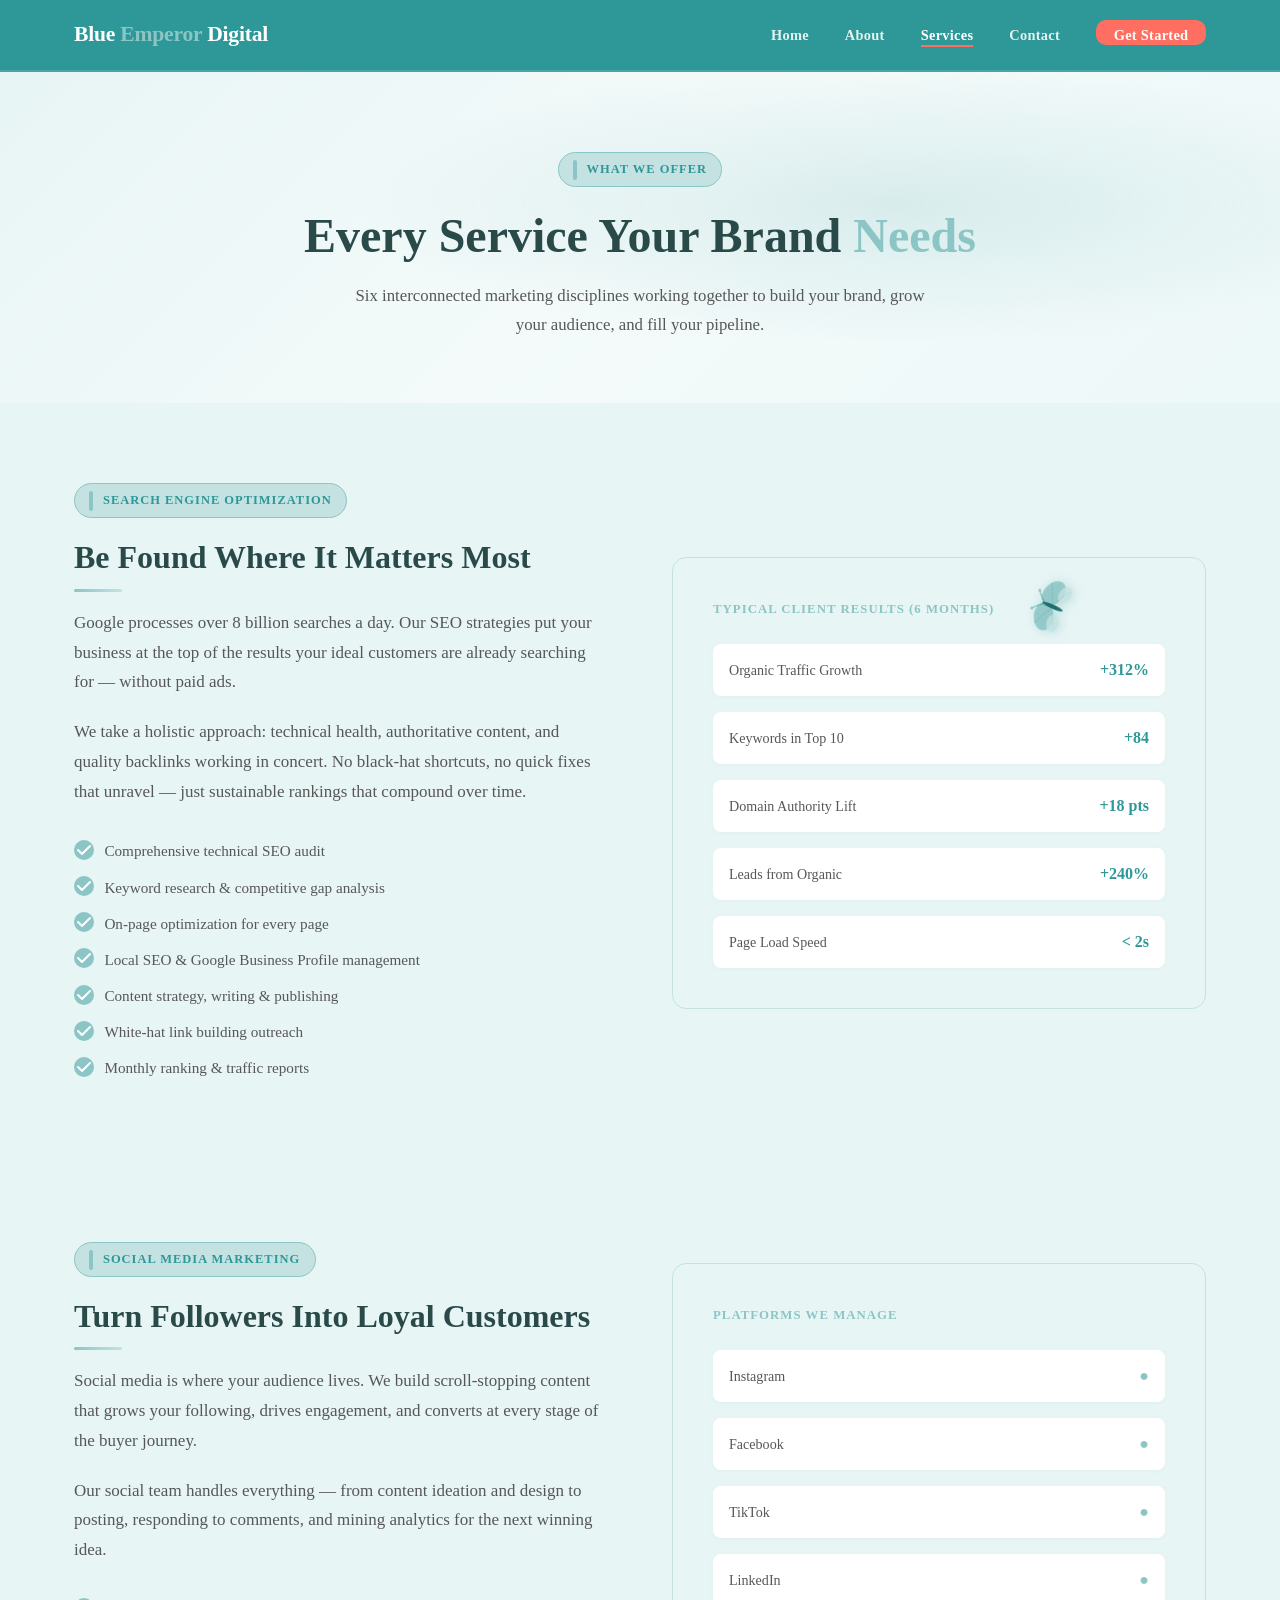
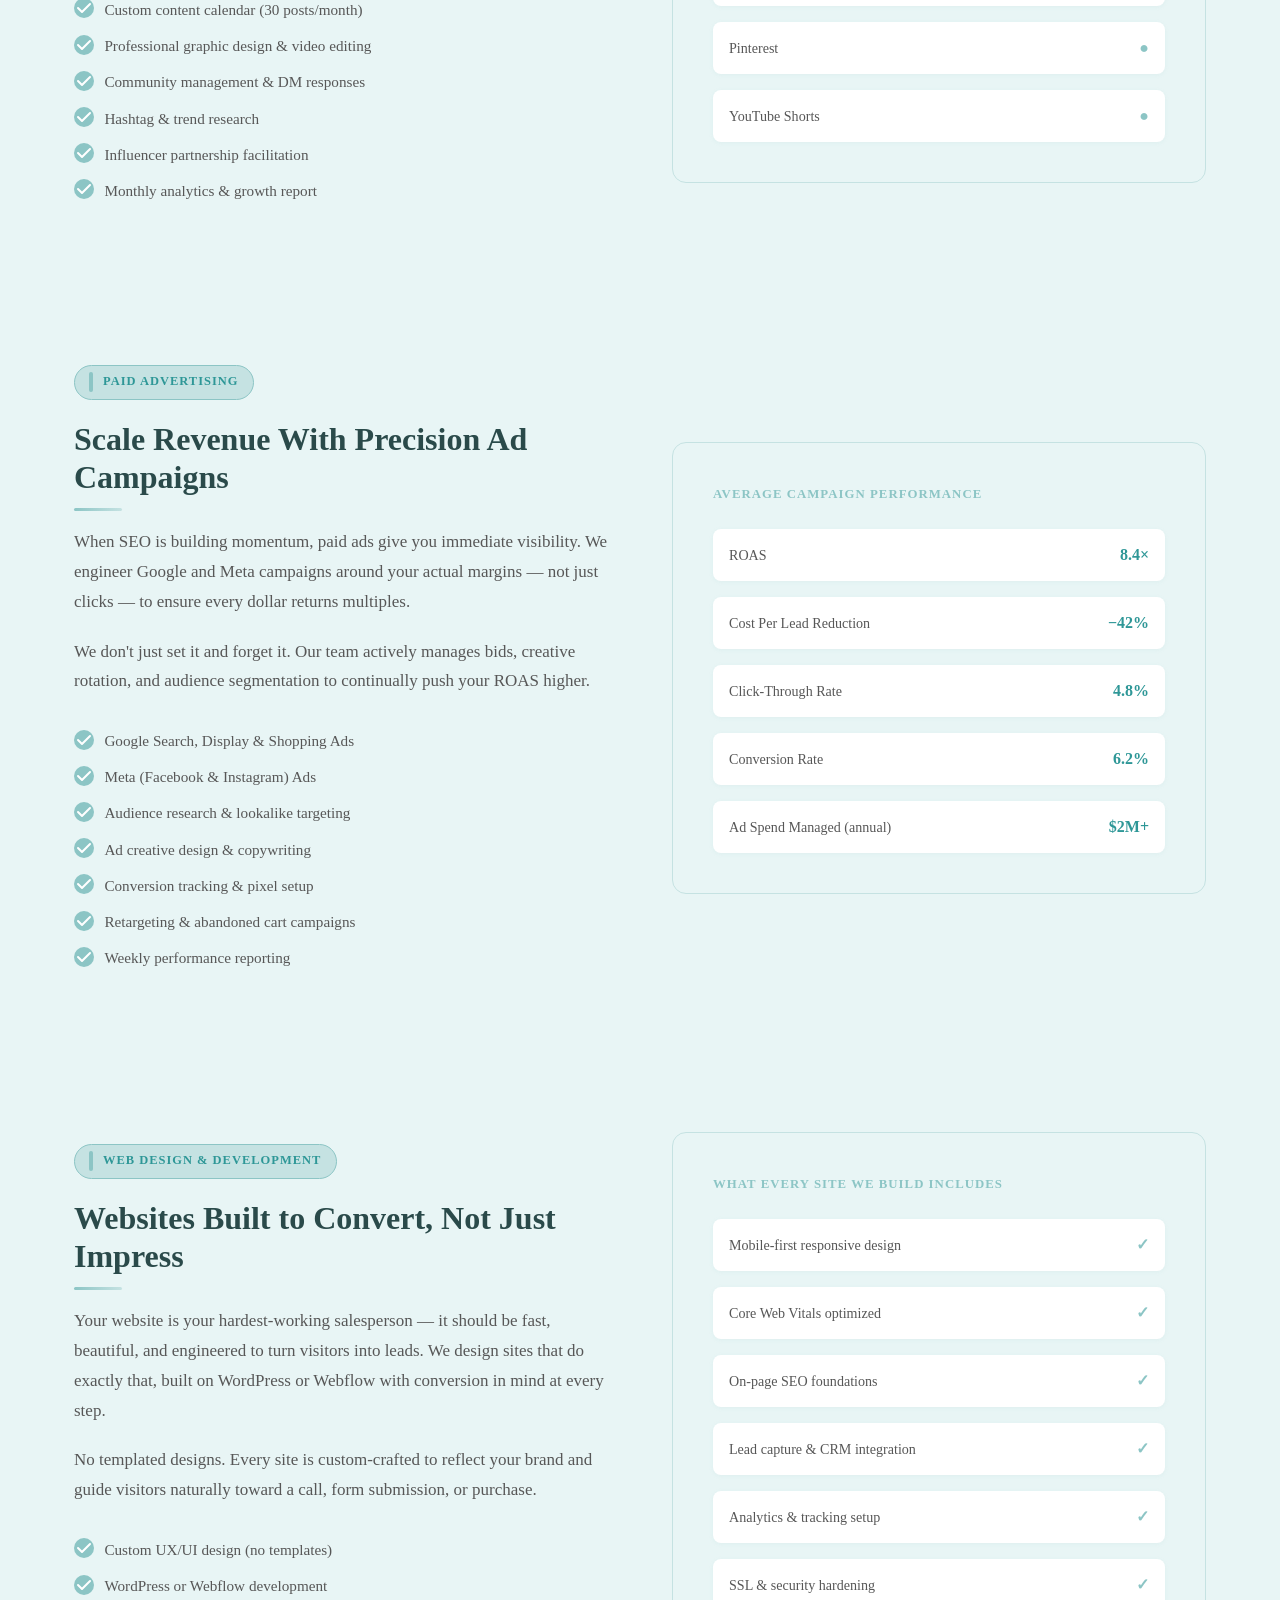
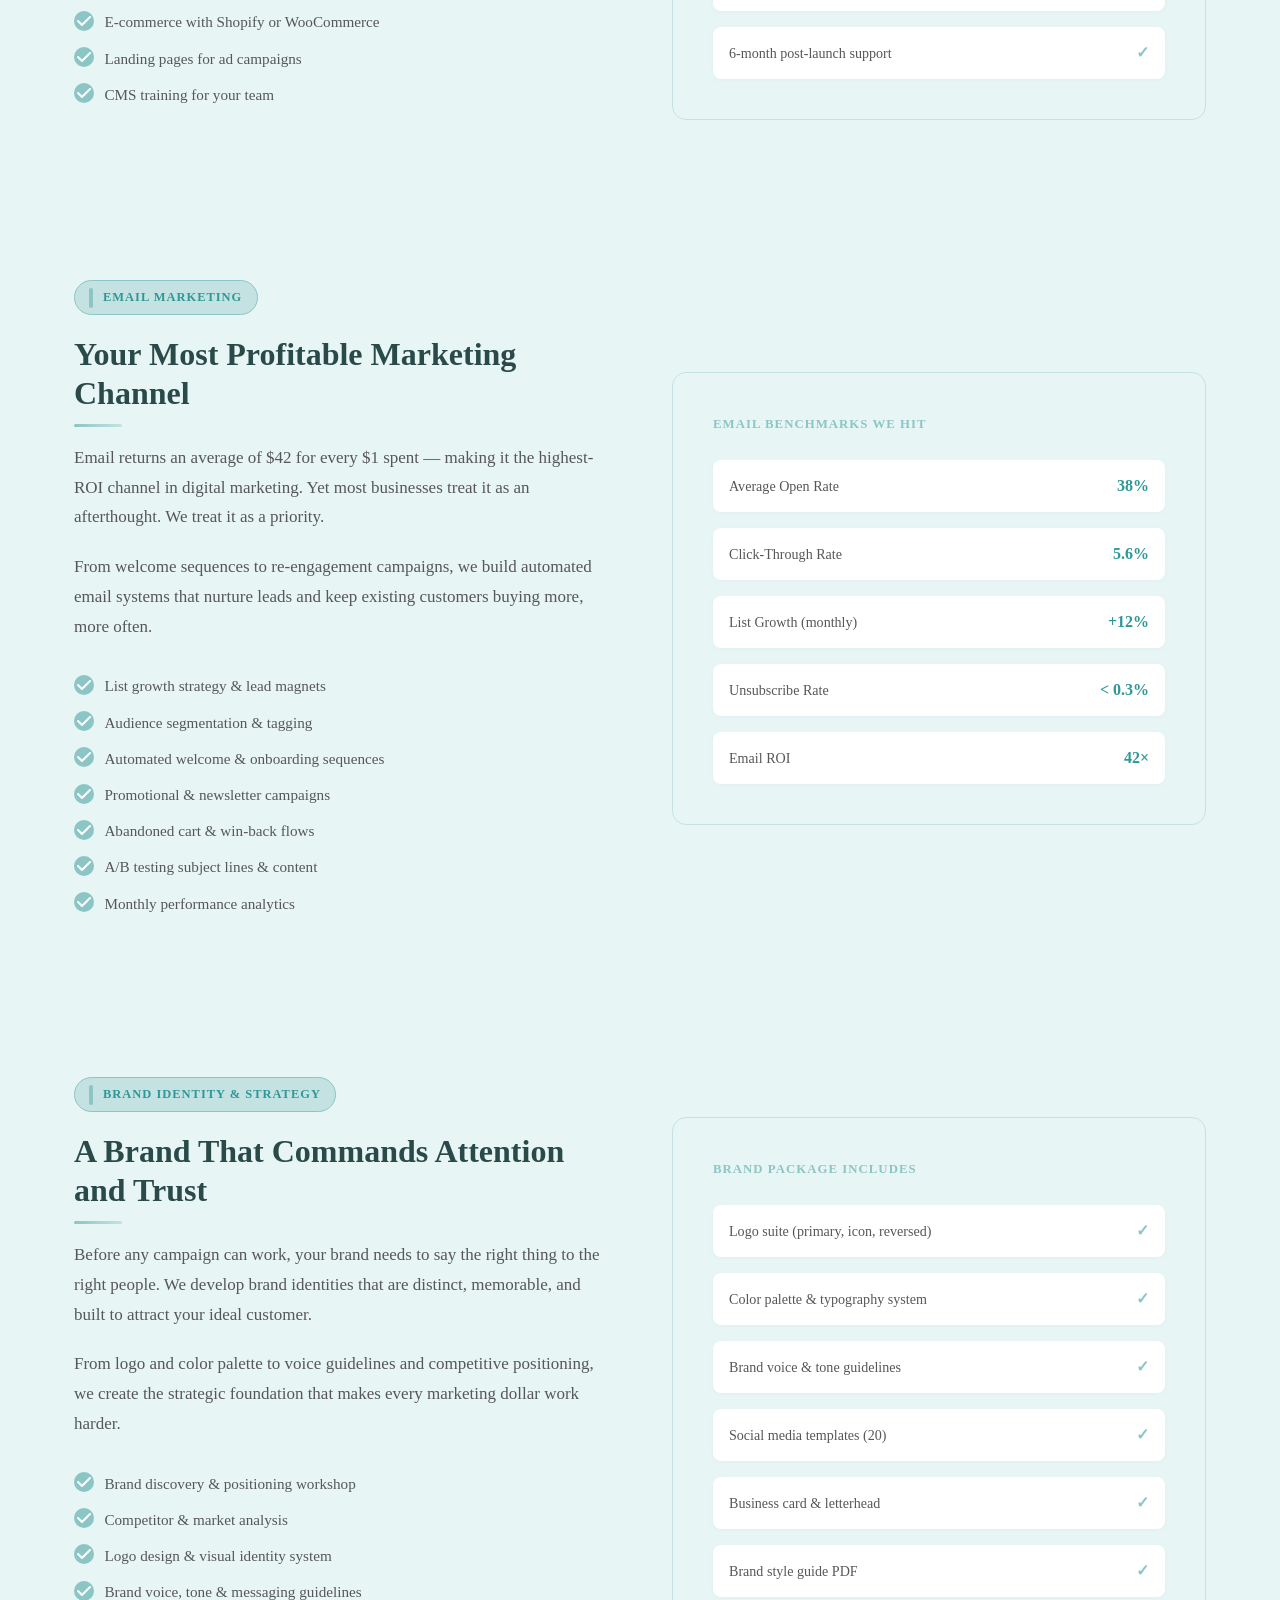
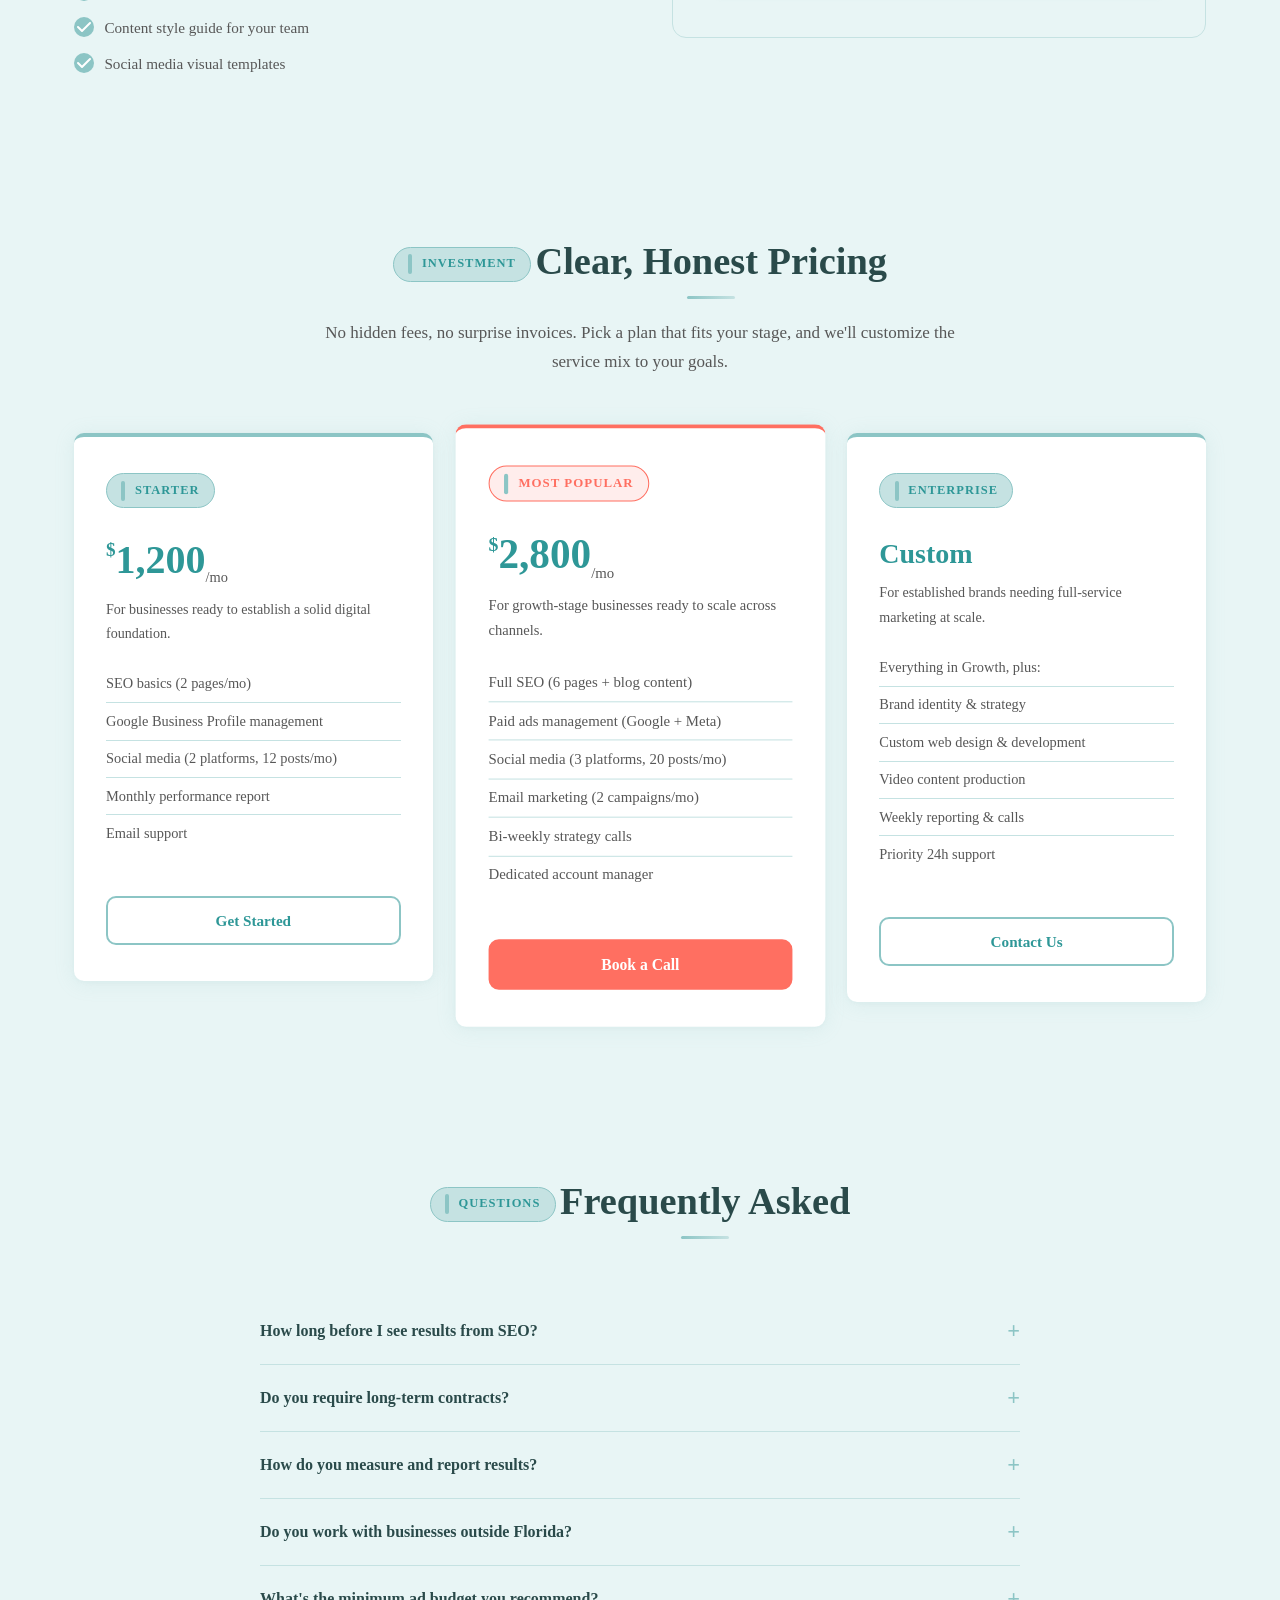
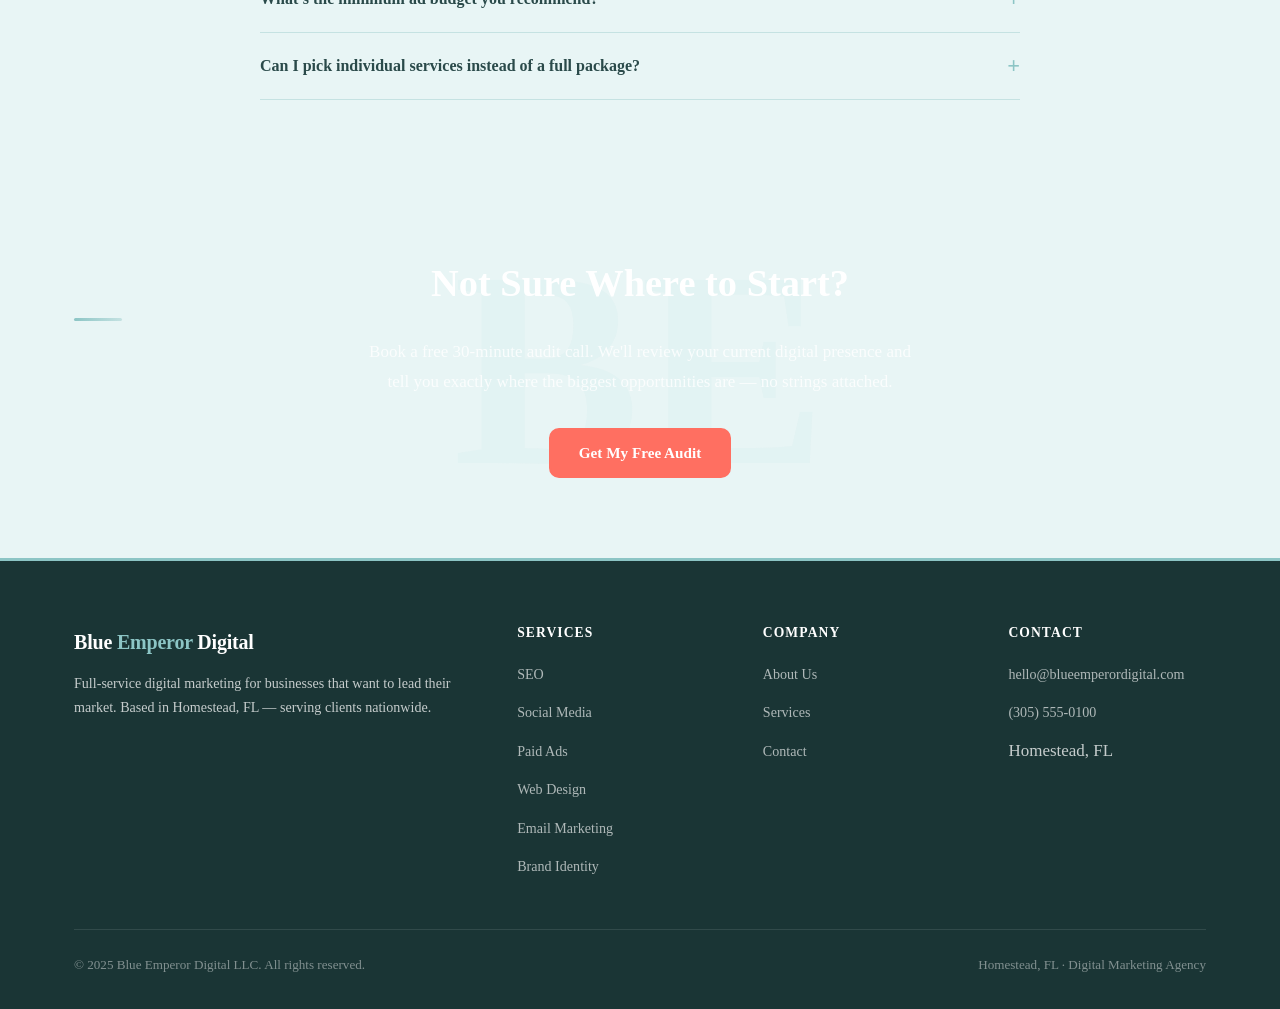
<file: services.html>
<!DOCTYPE html>
<html lang="en">
<head>
  <meta charset="UTF-8" />
  <meta name="viewport" content="width=device-width, initial-scale=1.0" />
  <meta name="description" content="Blue Emperor Digital services — SEO, social media marketing, paid ads, web design, email marketing, and brand strategy in Homestead, FL." />
  <title>Services | Blue Emperor Digital — Homestead, FL</title>
  <link rel="stylesheet" href="assets/css/styles.css" />
  <link rel="icon" href="data:image/svg+xml,<svg xmlns='http://www.w3.org/2000/svg' viewBox='0 0 32 32'><text y='26' font-size='28'>🦋</text></svg>" />
</head>
<body>

<!-- ══ NAVBAR ══ -->
<nav class="navbar" id="navbar">
  <div class="container">
    <div class="nav-inner">
      <a href="index.html" class="nav-logo">Blue <span>Emperor</span> Digital</a>
      <ul class="nav-menu" id="nav-menu">
        <li><a href="index.html">Home</a></li>
        <li><a href="about.html">About</a></li>
        <li><a href="services.html" class="active">Services</a></li>
        <li><a href="contact.html">Contact</a></li>
        <li><a href="contact.html" class="nav-cta">Get Started</a></li>
      </ul>
      <button class="nav-toggle" id="nav-toggle" aria-label="Toggle navigation">
        <span></span><span></span><span></span>
      </button>
    </div>
  </div>
</nav>

<!-- ══ PAGE HERO ══ -->
<section class="page-hero">
  <div class="container">
    <span class="eyebrow">What We Offer</span>
    <h1>Every Service Your Brand <span>Needs</span></h1>
    <p>Six interconnected marketing disciplines working together to build your brand, grow your audience, and fill your pipeline.</p>
  </div>
</section>

<!-- ══ SEO ══ -->
<section id="seo">
  <div class="container">
    <div class="two-col">
      <div>
        <span class="eyebrow">Search Engine Optimization</span>
        <h2>Be Found Where It Matters Most</h2>
        <p>Google processes over 8 billion searches a day. Our SEO strategies put your business at the top of the results your ideal customers are already searching for — without paid ads.</p>
        <p>We take a holistic approach: technical health, authoritative content, and quality backlinks working in concert. No black-hat shortcuts, no quick fixes that unravel — just sustainable rankings that compound over time.</p>
        <ul class="checklist mt-2">
          <li>Comprehensive technical SEO audit</li>
          <li>Keyword research &amp; competitive gap analysis</li>
          <li>On-page optimization for every page</li>
          <li>Local SEO &amp; Google Business Profile management</li>
          <li>Content strategy, writing &amp; publishing</li>
          <li>White-hat link building outreach</li>
          <li>Monthly ranking &amp; traffic reports</li>
        </ul>
      </div>
      <div class="visual-block">
        <p style="font-size:0.8rem;font-weight:600;color:var(--color-primary);text-transform:uppercase;letter-spacing:0.08em;margin-bottom:0.5rem;">Typical Client Results (6 months)</p>
        <div class="metric-row"><span class="label">Organic Traffic Growth</span><span class="value">+312%</span></div>
        <div class="metric-row"><span class="label">Keywords in Top 10</span><span class="value">+84</span></div>
        <div class="metric-row"><span class="label">Domain Authority Lift</span><span class="value">+18 pts</span></div>
        <div class="metric-row"><span class="label">Leads from Organic</span><span class="value">+240%</span></div>
        <div class="metric-row"><span class="label">Page Load Speed</span><span class="value">&lt; 2s</span></div>
      </div>
    </div>
  </div>
</section>

<!-- ══ SOCIAL MEDIA ══ -->
<section style="background:var(--color-bg-alt);" id="social">
  <div class="container">
    <div class="two-col reverse">
      <div class="visual-block">
        <p style="font-size:0.8rem;font-weight:600;color:var(--color-primary);text-transform:uppercase;letter-spacing:0.08em;margin-bottom:0.5rem;">Platforms We Manage</p>
        <div class="metric-row"><span class="label">Instagram</span><span class="value" style="color:var(--color-primary);">●</span></div>
        <div class="metric-row"><span class="label">Facebook</span><span class="value" style="color:var(--color-primary);">●</span></div>
        <div class="metric-row"><span class="label">TikTok</span><span class="value" style="color:var(--color-primary);">●</span></div>
        <div class="metric-row"><span class="label">LinkedIn</span><span class="value" style="color:var(--color-primary);">●</span></div>
        <div class="metric-row"><span class="label">Pinterest</span><span class="value" style="color:var(--color-primary);">●</span></div>
        <div class="metric-row"><span class="label">YouTube Shorts</span><span class="value" style="color:var(--color-primary);">●</span></div>
      </div>
      <div>
        <span class="eyebrow">Social Media Marketing</span>
        <h2>Turn Followers Into Loyal Customers</h2>
        <p>Social media is where your audience lives. We build scroll-stopping content that grows your following, drives engagement, and converts at every stage of the buyer journey.</p>
        <p>Our social team handles everything — from content ideation and design to posting, responding to comments, and mining analytics for the next winning idea.</p>
        <ul class="checklist mt-2">
          <li>Custom content calendar (30 posts/month)</li>
          <li>Professional graphic design &amp; video editing</li>
          <li>Community management &amp; DM responses</li>
          <li>Hashtag &amp; trend research</li>
          <li>Influencer partnership facilitation</li>
          <li>Monthly analytics &amp; growth report</li>
        </ul>
      </div>
    </div>
  </div>
</section>

<!-- ══ PAID ADS ══ -->
<section id="ads">
  <div class="container">
    <div class="two-col">
      <div>
        <span class="eyebrow">Paid Advertising</span>
        <h2>Scale Revenue With Precision Ad Campaigns</h2>
        <p>When SEO is building momentum, paid ads give you immediate visibility. We engineer Google and Meta campaigns around your actual margins — not just clicks — to ensure every dollar returns multiples.</p>
        <p>We don't just set it and forget it. Our team actively manages bids, creative rotation, and audience segmentation to continually push your ROAS higher.</p>
        <ul class="checklist mt-2">
          <li>Google Search, Display &amp; Shopping Ads</li>
          <li>Meta (Facebook &amp; Instagram) Ads</li>
          <li>Audience research &amp; lookalike targeting</li>
          <li>Ad creative design &amp; copywriting</li>
          <li>Conversion tracking &amp; pixel setup</li>
          <li>Retargeting &amp; abandoned cart campaigns</li>
          <li>Weekly performance reporting</li>
        </ul>
      </div>
      <div class="visual-block">
        <p style="font-size:0.8rem;font-weight:600;color:var(--color-primary);text-transform:uppercase;letter-spacing:0.08em;margin-bottom:0.5rem;">Average Campaign Performance</p>
        <div class="metric-row"><span class="label">ROAS</span><span class="value">8.4×</span></div>
        <div class="metric-row"><span class="label">Cost Per Lead Reduction</span><span class="value">−42%</span></div>
        <div class="metric-row"><span class="label">Click-Through Rate</span><span class="value">4.8%</span></div>
        <div class="metric-row"><span class="label">Conversion Rate</span><span class="value">6.2%</span></div>
        <div class="metric-row"><span class="label">Ad Spend Managed (annual)</span><span class="value">$2M+</span></div>
      </div>
    </div>
  </div>
</section>

<!-- ══ WEB DESIGN ══ -->
<section style="background:var(--color-bg-alt);" id="web">
  <div class="container">
    <div class="two-col reverse">
      <div class="visual-block">
        <p style="font-size:0.8rem;font-weight:600;color:var(--color-primary);text-transform:uppercase;letter-spacing:0.08em;margin-bottom:0.5rem;">What Every Site We Build Includes</p>
        <div class="metric-row"><span class="label">Mobile-first responsive design</span><span class="value" style="color:var(--color-primary);">✓</span></div>
        <div class="metric-row"><span class="label">Core Web Vitals optimized</span><span class="value" style="color:var(--color-primary);">✓</span></div>
        <div class="metric-row"><span class="label">On-page SEO foundations</span><span class="value" style="color:var(--color-primary);">✓</span></div>
        <div class="metric-row"><span class="label">Lead capture &amp; CRM integration</span><span class="value" style="color:var(--color-primary);">✓</span></div>
        <div class="metric-row"><span class="label">Analytics &amp; tracking setup</span><span class="value" style="color:var(--color-primary);">✓</span></div>
        <div class="metric-row"><span class="label">SSL &amp; security hardening</span><span class="value" style="color:var(--color-primary);">✓</span></div>
        <div class="metric-row"><span class="label">6-month post-launch support</span><span class="value" style="color:var(--color-primary);">✓</span></div>
      </div>
      <div>
        <span class="eyebrow">Web Design &amp; Development</span>
        <h2>Websites Built to Convert, Not Just Impress</h2>
        <p>Your website is your hardest-working salesperson — it should be fast, beautiful, and engineered to turn visitors into leads. We design sites that do exactly that, built on WordPress or Webflow with conversion in mind at every step.</p>
        <p>No templated designs. Every site is custom-crafted to reflect your brand and guide visitors naturally toward a call, form submission, or purchase.</p>
        <ul class="checklist mt-2">
          <li>Custom UX/UI design (no templates)</li>
          <li>WordPress or Webflow development</li>
          <li>E-commerce with Shopify or WooCommerce</li>
          <li>Landing pages for ad campaigns</li>
          <li>CMS training for your team</li>
        </ul>
      </div>
    </div>
  </div>
</section>

<!-- ══ EMAIL ══ -->
<section id="email">
  <div class="container">
    <div class="two-col">
      <div>
        <span class="eyebrow">Email Marketing</span>
        <h2>Your Most Profitable Marketing Channel</h2>
        <p>Email returns an average of $42 for every $1 spent — making it the highest-ROI channel in digital marketing. Yet most businesses treat it as an afterthought. We treat it as a priority.</p>
        <p>From welcome sequences to re-engagement campaigns, we build automated email systems that nurture leads and keep existing customers buying more, more often.</p>
        <ul class="checklist mt-2">
          <li>List growth strategy &amp; lead magnets</li>
          <li>Audience segmentation &amp; tagging</li>
          <li>Automated welcome &amp; onboarding sequences</li>
          <li>Promotional &amp; newsletter campaigns</li>
          <li>Abandoned cart &amp; win-back flows</li>
          <li>A/B testing subject lines &amp; content</li>
          <li>Monthly performance analytics</li>
        </ul>
      </div>
      <div class="visual-block">
        <p style="font-size:0.8rem;font-weight:600;color:var(--color-primary);text-transform:uppercase;letter-spacing:0.08em;margin-bottom:0.5rem;">Email Benchmarks We Hit</p>
        <div class="metric-row"><span class="label">Average Open Rate</span><span class="value">38%</span></div>
        <div class="metric-row"><span class="label">Click-Through Rate</span><span class="value">5.6%</span></div>
        <div class="metric-row"><span class="label">List Growth (monthly)</span><span class="value">+12%</span></div>
        <div class="metric-row"><span class="label">Unsubscribe Rate</span><span class="value">&lt; 0.3%</span></div>
        <div class="metric-row"><span class="label">Email ROI</span><span class="value">42×</span></div>
      </div>
    </div>
  </div>
</section>

<!-- ══ BRAND IDENTITY ══ -->
<section style="background:var(--color-bg-alt);" id="brand">
  <div class="container">
    <div class="two-col reverse">
      <div class="visual-block">
        <p style="font-size:0.8rem;font-weight:600;color:var(--color-primary);text-transform:uppercase;letter-spacing:0.08em;margin-bottom:0.5rem;">Brand Package Includes</p>
        <div class="metric-row"><span class="label">Logo suite (primary, icon, reversed)</span><span class="value" style="color:var(--color-primary);">✓</span></div>
        <div class="metric-row"><span class="label">Color palette &amp; typography system</span><span class="value" style="color:var(--color-primary);">✓</span></div>
        <div class="metric-row"><span class="label">Brand voice &amp; tone guidelines</span><span class="value" style="color:var(--color-primary);">✓</span></div>
        <div class="metric-row"><span class="label">Social media templates (20)</span><span class="value" style="color:var(--color-primary);">✓</span></div>
        <div class="metric-row"><span class="label">Business card &amp; letterhead</span><span class="value" style="color:var(--color-primary);">✓</span></div>
        <div class="metric-row"><span class="label">Brand style guide PDF</span><span class="value" style="color:var(--color-primary);">✓</span></div>
      </div>
      <div>
        <span class="eyebrow">Brand Identity &amp; Strategy</span>
        <h2>A Brand That Commands Attention and Trust</h2>
        <p>Before any campaign can work, your brand needs to say the right thing to the right people. We develop brand identities that are distinct, memorable, and built to attract your ideal customer.</p>
        <p>From logo and color palette to voice guidelines and competitive positioning, we create the strategic foundation that makes every marketing dollar work harder.</p>
        <ul class="checklist mt-2">
          <li>Brand discovery &amp; positioning workshop</li>
          <li>Competitor &amp; market analysis</li>
          <li>Logo design &amp; visual identity system</li>
          <li>Brand voice, tone &amp; messaging guidelines</li>
          <li>Content style guide for your team</li>
          <li>Social media visual templates</li>
        </ul>
      </div>
    </div>
  </div>
</section>

<!-- ══ PRICING ══ -->
<section>
  <div class="container">
    <div class="section-header">
      <span class="eyebrow">Investment</span>
      <h2>Clear, Honest Pricing</h2>
      <p>No hidden fees, no surprise invoices. Pick a plan that fits your stage, and we'll customize the service mix to your goals.</p>
    </div>
    <div class="pricing-grid">

      <div class="pricing-card">
        <span class="eyebrow">Starter</span>
        <div class="price-tag"><sup>$</sup>1,200<sub>/mo</sub></div>
        <p style="font-size:0.88rem;color:var(--color-text-body);">For businesses ready to establish a solid digital foundation.</p>
        <ul>
          <li>SEO basics (2 pages/mo)</li>
          <li>Google Business Profile management</li>
          <li>Social media (2 platforms, 12 posts/mo)</li>
          <li>Monthly performance report</li>
          <li>Email support</li>
        </ul>
        <a href="contact.html" class="btn btn-outline" style="width:100%;margin-top:1.5rem;text-align:center;">Get Started</a>
      </div>

      <div class="pricing-card featured">
        <span class="eyebrow" style="background:rgba(255,111,97,0.12);color:var(--color-cta);border-color:var(--color-cta);">Most Popular</span>
        <div class="price-tag"><sup>$</sup>2,800<sub>/mo</sub></div>
        <p style="font-size:0.88rem;color:var(--color-text-body);">For growth-stage businesses ready to scale across channels.</p>
        <ul>
          <li>Full SEO (6 pages + blog content)</li>
          <li>Paid ads management (Google + Meta)</li>
          <li>Social media (3 platforms, 20 posts/mo)</li>
          <li>Email marketing (2 campaigns/mo)</li>
          <li>Bi-weekly strategy calls</li>
          <li>Dedicated account manager</li>
        </ul>
        <a href="contact.html" class="btn btn-primary" style="width:100%;margin-top:1.5rem;text-align:center;">Book a Call</a>
      </div>

      <div class="pricing-card">
        <span class="eyebrow">Enterprise</span>
        <div class="price-tag" style="font-size:1.75rem;">Custom</div>
        <p style="font-size:0.88rem;color:var(--color-text-body);">For established brands needing full-service marketing at scale.</p>
        <ul>
          <li>Everything in Growth, plus:</li>
          <li>Brand identity &amp; strategy</li>
          <li>Custom web design &amp; development</li>
          <li>Video content production</li>
          <li>Weekly reporting &amp; calls</li>
          <li>Priority 24h support</li>
        </ul>
        <a href="contact.html" class="btn btn-outline" style="width:100%;margin-top:1.5rem;text-align:center;">Contact Us</a>
      </div>

    </div>
  </div>
</section>

<!-- ══ FAQ ══ -->
<section style="background:var(--color-bg-alt);">
  <div class="container">
    <div class="section-header">
      <span class="eyebrow">Questions</span>
      <h2>Frequently Asked</h2>
    </div>
    <div class="faq-list">

      <div class="faq-item">
        <button class="faq-question">How long before I see results from SEO?</button>
        <div class="faq-answer">SEO is a long-term investment — you'll typically see measurable improvements in rankings and traffic within 3–4 months, with significant gains by month 6. For highly competitive markets it can take longer, which is why we pair SEO with paid ads for clients who need immediate traffic.</div>
      </div>

      <div class="faq-item">
        <button class="faq-question">Do you require long-term contracts?</button>
        <div class="faq-answer">No. We work on a month-to-month basis after an initial 3-month onboarding period (this gives us enough time to build and test strategies properly). Most clients stay with us for years because the results speak for themselves.</div>
      </div>

      <div class="faq-item">
        <button class="faq-question">How do you measure and report results?</button>
        <div class="faq-answer">Every client gets a live dashboard with their key metrics (traffic, leads, ROAS, rankings) plus a monthly written report from their account manager. We focus on metrics tied to revenue — not vanity metrics like follower counts.</div>
      </div>

      <div class="faq-item">
        <button class="faq-question">Do you work with businesses outside Florida?</button>
        <div class="faq-answer">Absolutely. While we're based in Homestead, FL, we manage campaigns for clients across the US. Our team operates fully remotely and has built strong results for businesses in competitive national markets.</div>
      </div>

      <div class="faq-item">
        <button class="faq-question">What's the minimum ad budget you recommend?</button>
        <div class="faq-answer">For Google Ads, we recommend a minimum of $1,500/month in ad spend. For Meta Ads, $800/month. These budgets give us enough data to optimize effectively. We manage the budget on top of that (see our pricing above).</div>
      </div>

      <div class="faq-item">
        <button class="faq-question">Can I pick individual services instead of a full package?</button>
        <div class="faq-answer">Yes. We offer standalone services like SEO-only, web design, or social media management. However, clients who use multiple services together see significantly better results because the channels reinforce each other.</div>
      </div>

    </div>
  </div>
</section>

<!-- ══ CTA ══ -->
<section class="cta-band">
  <div class="container">
    <h2>Not Sure Where to Start?</h2>
    <p>Book a free 30-minute audit call. We'll review your current digital presence and tell you exactly where the biggest opportunities are — no strings attached.</p>
    <a href="contact.html" class="btn btn-primary">Get My Free Audit</a>
  </div>
</section>

<!-- ══ FOOTER ══ -->
<footer class="footer">
  <div class="container">
    <div class="footer-grid">
      <div class="footer-brand">
        <div class="nav-logo">Blue <span>Emperor</span> Digital</div>
        <p>Full-service digital marketing for businesses that want to lead their market. Based in Homestead, FL — serving clients nationwide.</p>
      </div>
      <div>
        <h4>Services</h4>
        <ul>
          <li><a href="#seo">SEO</a></li>
          <li><a href="#social">Social Media</a></li>
          <li><a href="#ads">Paid Ads</a></li>
          <li><a href="#web">Web Design</a></li>
          <li><a href="#email">Email Marketing</a></li>
          <li><a href="#brand">Brand Identity</a></li>
        </ul>
      </div>
      <div>
        <h4>Company</h4>
        <ul>
          <li><a href="about.html">About Us</a></li>
          <li><a href="services.html">Services</a></li>
          <li><a href="contact.html">Contact</a></li>
        </ul>
      </div>
      <div>
        <h4>Contact</h4>
        <ul>
          <li><a href="mailto:hello@blueemperordigital.com">hello@blueemperordigital.com</a></li>
          <li><a href="tel:+13055550100">(305) 555-0100</a></li>
          <li>Homestead, FL</li>
        </ul>
      </div>
    </div>
    <div class="footer-bottom">
      <span>© 2025 Blue Emperor Digital LLC. All rights reserved.</span>
      <span>Homestead, FL · Digital Marketing Agency</span>
    </div>
  </div>
</footer>

<!-- ══ BUTTERFLY ══ -->
<div id="butterfly-container" aria-hidden="true">
  <svg id="butterfly" xmlns="http://www.w3.org/2000/svg" viewBox="0 0 80 60" width="56" height="42">
    <g id="wing-left">
      <ellipse cx="22" cy="22" rx="20" ry="14" fill="#8CC5C5" opacity="0.85" transform="rotate(-20, 22, 22)"/>
      <ellipse cx="18" cy="38" rx="13" ry="9" fill="#C5E2E2" opacity="0.80" transform="rotate(-10, 18, 38)"/>
      <path d="M38 28 Q22 18 8 14" stroke="#2E9797" stroke-width="0.6" fill="none" opacity="0.5"/>
      <path d="M38 30 Q20 34 10 44" stroke="#2E9797" stroke-width="0.5" fill="none" opacity="0.4"/>
    </g>
    <g id="wing-right">
      <ellipse cx="58" cy="22" rx="20" ry="14" fill="#8CC5C5" opacity="0.85" transform="rotate(20, 58, 22)"/>
      <ellipse cx="62" cy="38" rx="13" ry="9" fill="#C5E2E2" opacity="0.80" transform="rotate(10, 62, 38)"/>
      <path d="M42 28 Q58 18 72 14" stroke="#2E9797" stroke-width="0.6" fill="none" opacity="0.5"/>
      <path d="M42 30 Q60 34 70 44" stroke="#2E9797" stroke-width="0.5" fill="none" opacity="0.4"/>
    </g>
    <ellipse cx="40" cy="28" rx="3" ry="16" fill="#1E6E6E"/>
    <path d="M38 14 Q30 4 26 2" stroke="#2E9797" stroke-width="1.2" fill="none" stroke-linecap="round"/>
    <path d="M42 14 Q50 4 54 2" stroke="#2E9797" stroke-width="1.2" fill="none" stroke-linecap="round"/>
    <circle cx="26" cy="2" r="2" fill="#8CC5C5"/>
    <circle cx="54" cy="2" r="2" fill="#8CC5C5"/>
  </svg>
</div>

<script>
(function() {
  var nav = document.getElementById('navbar');
  window.addEventListener('scroll', function() { nav.classList.toggle('scrolled', window.scrollY > 40); }, { passive: true });
  document.getElementById('nav-toggle').addEventListener('click', function() { document.getElementById('nav-menu').classList.toggle('open'); });
})();

document.querySelectorAll('.faq-question').forEach(function(btn) {
  btn.addEventListener('click', function() { this.closest('.faq-item').classList.toggle('open'); });
});

(function() {
  var svg = document.getElementById('butterfly');
  var x = window.innerWidth * 0.72, y = 180;
  function isMobile() { return window.innerWidth < 768; }
  function getTarget(t) {
    var W = window.innerWidth, H = window.innerHeight, scroll = window.scrollY;
    var spread = isMobile() ? 0.6 : 0.7;
    var baseX = Math.sin(t * 0.00075) * (W * spread * 0.5) + W * 0.5;
    var baseY = Math.cos(t * 0.00055) * (H * (isMobile() ? 0.15 : 0.28)) + (isMobile() ? H * 0.22 : H * 0.38);
    var scrollDrift = Math.min(scroll * 0.035, H * 0.3);
    var wobbleX = Math.sin(t * 0.0031) * 10, wobbleY = Math.cos(t * 0.0024) * 8;
    var svgW = isMobile() ? 42 : 60, svgH = isMobile() ? 32 : 48;
    return {
      x: Math.min(Math.max(baseX + wobbleX, svgW), W - svgW),
      y: Math.min(Math.max(baseY + scrollDrift + wobbleY, 80), H - svgH)
    };
  }
  function lerp(a, b, t) { return a + (b - a) * t; }
  function animate(ts) {
    var target = getTarget(ts);
    var prevX = x, prevY = y;
    x = lerp(x, target.x, 0.028); y = lerp(y, target.y, 0.028);
    var vx = x - prevX, vy = y - prevY;
    var angle = Math.atan2(vy, vx) * (180 / Math.PI);
    var speed = Math.sqrt(vx*vx + vy*vy);
    var fd = Math.max(0.22, 0.42 - speed * 0.018);
    svg.style.width = isMobile() ? '36px' : '56px';
    document.querySelectorAll('#wing-left, #wing-right').forEach(function(w) { w.style.animationDuration = fd + 's'; });
    svg.style.transform = 'translate(' + x + 'px, ' + y + 'px) rotate(' + (angle + (vx < 0 ? 180 : 0)) + 'deg)';
    requestAnimationFrame(animate);
  }
  requestAnimationFrame(animate);
})();
</script>

</body>
</html>
</file>
<file: assets/css/styles.css>
/* ============================================================
   Blue Emperor Digital — Main Stylesheet
   Georgia-first editorial design, Tiffany Blue palette
   ============================================================ */

/* ── Custom Properties ── */
:root {
  --font-heading: Georgia, 'Times New Roman', serif;
  --font-body:    Georgia, 'Times New Roman', serif;

  --color-primary:      #8CC5C5;
  --color-secondary:    #C5E2E2;
  --color-cta:          #FF6F61;
  --color-cta-hover:    #CC4F44;
  --color-neutral:      #575757;
  --color-bg:           #F4FAFA;
  --color-bg-alt:       #E8F5F5;
  --color-nav:          #2E9797;
  --color-footer:       #1A3535;
  --color-text-heading: #2A4A4A;
  --color-text-body:    #575757;

  --radius: 10px;
  --shadow-card: 0 2px 20px rgba(140,197,197,0.15), 0 1px 4px rgba(140,197,197,0.08);
  --shadow-card-hover: 0 8px 40px rgba(140,197,197,0.25);
  --transition: 0.3s ease;
}

/* ── Reset ── */
*, *::before, *::after { box-sizing: border-box; margin: 0; padding: 0; }
html { scroll-behavior: smooth; }

body {
  font-family: var(--font-body);
  font-size: 1.0625rem;
  line-height: 1.75;
  color: var(--color-text-body);
  background-color: var(--color-bg);
}

img { max-width: 100%; height: auto; display: block; }
a { color: var(--color-nav); text-decoration: none; transition: color var(--transition); }
a:hover { color: var(--color-primary); }
ul { list-style: none; }

h1, h2, h3, h4, h5, h6 {
  font-family: var(--font-heading);
  color: var(--color-text-heading);
  line-height: 1.2;
  font-weight: 700;
}

/* ── Layout ── */
.container {
  max-width: 1180px;
  margin: 0 auto;
  padding: 0 1.5rem;
}

section { padding: 5rem 0; }
section:nth-of-type(even) { background: var(--color-bg-alt); }

/* ── Section Headers ── */
.section-header {
  text-align: center;
  margin-bottom: 3.5rem;
}

.section-header h2 {
  font-size: clamp(1.75rem, 3vw, 2.5rem);
  position: relative;
  display: inline-block;
}

.section-header h2::after {
  content: '';
  display: block;
  width: 48px;
  height: 3px;
  background: linear-gradient(90deg, #8CC5C5, #C5E2E2);
  border-radius: 2px;
  margin: 12px auto 0;
}

.section-header p {
  max-width: 640px;
  margin: 1rem auto 0;
  color: var(--color-text-body);
  font-size: 1.0625rem;
}

/* h2 outside .section-header — left-aligned underline */
h2:not(.section-header h2)::after {
  content: '';
  display: block;
  width: 48px;
  height: 3px;
  background: linear-gradient(90deg, #8CC5C5, #C5E2E2);
  border-radius: 2px;
  margin-top: 12px;
}

/* ── Eyebrow Labels ── */
.eyebrow {
  display: inline-flex;
  align-items: center;
  gap: 0.6rem;
  background: var(--color-secondary);
  color: var(--color-nav);
  border: 1px solid var(--color-primary);
  font-size: 0.78rem;
  font-weight: 600;
  letter-spacing: 0.08em;
  text-transform: uppercase;
  padding: 0.35rem 0.9rem;
  border-radius: 100px;
  margin-bottom: 1.25rem;
}

.eyebrow::before {
  content: '';
  display: inline-block;
  width: 4px;
  height: 20px;
  background: var(--color-primary);
  border-radius: 2px;
  flex-shrink: 0;
}

/* ── Buttons ── */
.btn {
  display: inline-block;
  padding: 0.75rem 1.75rem;
  border-radius: var(--radius);
  font-family: var(--font-heading);
  font-size: 0.95rem;
  font-weight: 700;
  cursor: pointer;
  transition: all var(--transition);
  border: 2px solid transparent;
  text-align: center;
  line-height: 1.4;
}

.btn-primary {
  background: var(--color-cta);
  color: #fff;
  border-color: var(--color-cta);
}

.btn-primary:hover {
  background: var(--color-cta-hover);
  border-color: var(--color-cta-hover);
  color: #fff;
  transform: translateY(-2px);
}

.btn-outline {
  background: transparent;
  color: var(--color-nav);
  border-color: var(--color-primary);
}

.btn-outline:hover {
  background: var(--color-primary);
  color: #fff;
  transform: translateY(-2px);
}

.btn-white {
  background: #fff;
  color: var(--color-nav);
  border-color: #fff;
}

.btn-white:hover {
  background: var(--color-secondary);
  color: var(--color-nav);
}

/* ── Navbar ── */
.navbar {
  position: sticky;
  top: 0;
  z-index: 1000;
  background: var(--color-nav);
  border-bottom: 2px solid rgba(140,197,197,0.3);
  transition: box-shadow var(--transition);
}

.navbar.scrolled {
  box-shadow: 0 4px 24px rgba(46,151,151,0.18);
}

.nav-inner {
  display: flex;
  align-items: center;
  justify-content: space-between;
  height: 70px;
}

.nav-logo {
  font-family: var(--font-heading);
  font-size: 1.35rem;
  font-weight: 700;
  color: #fff;
  letter-spacing: -0.01em;
}

.nav-logo span {
  color: var(--color-primary);
}

.nav-menu {
  display: flex;
  align-items: center;
  gap: 2.25rem;
}

.nav-menu a {
  color: rgba(255,255,255,0.88);
  font-size: 0.9rem;
  font-weight: 600;
  letter-spacing: 0.02em;
  padding-bottom: 2px;
  border-bottom: 2px solid transparent;
  transition: all var(--transition);
}

.nav-menu a:hover,
.nav-menu a.active {
  color: #fff;
  border-bottom-color: var(--color-cta);
}

.nav-cta {
  background: var(--color-cta) !important;
  color: #fff !important;
  padding: 0.45rem 1.1rem;
  border-radius: var(--radius);
  border-bottom: none !important;
}

.nav-cta:hover {
  background: var(--color-cta-hover) !important;
}

/* Hamburger */
.nav-toggle {
  display: none;
  flex-direction: column;
  gap: 5px;
  cursor: pointer;
  background: none;
  border: none;
  padding: 6px;
}

.nav-toggle span {
  display: block;
  width: 24px;
  height: 2px;
  background: #fff;
  border-radius: 2px;
  transition: all var(--transition);
}

/* ── Hero ── */
.hero {
  background:
    radial-gradient(ellipse 60% 60% at 70% 40%, rgba(140,197,197,0.25) 0%, transparent 70%),
    linear-gradient(135deg, #E8F5F5 0%, #F4FAFA 50%, #EDF8F8 100%);
  padding: 6rem 0 5rem;
  min-height: 88vh;
  display: flex;
  align-items: center;
}

.hero-inner {
  display: grid;
  grid-template-columns: 1fr 1fr;
  gap: 4rem;
  align-items: center;
}

.hero-content { max-width: 580px; }

.hero-content h1 {
  font-size: clamp(2.25rem, 5vw, 3.5rem);
  color: var(--color-text-heading);
  margin-bottom: 1.25rem;
}

.hero-content h1 span {
  color: var(--color-primary);
}

.hero-content p {
  font-size: 1.1rem;
  color: var(--color-text-body);
  margin-bottom: 2rem;
  max-width: 480px;
}

.hero-actions {
  display: flex;
  gap: 1rem;
  flex-wrap: wrap;
  margin-bottom: 2.5rem;
}

/* CTA pulse — hero only */
.hero-actions .btn-primary {
  animation: ctaPulse 2.5s ease-in-out infinite;
}

@keyframes ctaPulse {
  0%, 100% { box-shadow: 0 4px 20px rgba(255,111,97,0.35); }
  50%       { box-shadow: 0 4px 32px rgba(255,111,97,0.60); }
}

.hero-stats {
  display: flex;
  gap: 2.5rem;
  padding-top: 1.5rem;
  border-top: 1px solid var(--color-secondary);
  flex-wrap: wrap;
}

.stat-number {
  font-size: 1.85rem;
  font-weight: 700;
  color: var(--color-nav);
  line-height: 1;
  display: block;
}

.stat-label {
  font-size: 0.8rem;
  color: var(--color-primary);
  letter-spacing: 0.04em;
  text-transform: uppercase;
}

/* Hero visual side */
.hero-visual {
  display: flex;
  flex-direction: column;
  gap: 1.25rem;
  position: relative;
}

.hero-card {
  background: #fff;
  border-radius: var(--radius);
  box-shadow: var(--shadow-card);
  padding: 1.5rem;
  border-top: 4px solid var(--color-primary);
}

.hero-card h3 {
  font-size: 1.05rem;
  margin-bottom: 0.5rem;
}

.hero-card p {
  font-size: 0.88rem;
  color: var(--color-neutral);
}

.hero-card .metric {
  font-size: 1.75rem;
  font-weight: 700;
  color: var(--color-nav);
}

.hero-card .tag {
  display: inline-block;
  background: var(--color-secondary);
  color: var(--color-nav);
  font-size: 0.75rem;
  font-weight: 600;
  padding: 0.2rem 0.6rem;
  border-radius: 100px;
}

/* ── Cards ── */
.card,
.service-card,
.testimonial-card,
.value-card {
  background: #fff;
  border-top: 4px solid var(--color-primary);
  border-radius: var(--radius);
  box-shadow: var(--shadow-card);
  transition: box-shadow var(--transition), transform var(--transition);
}

.card:hover,
.service-card:hover,
.value-card:hover {
  box-shadow: var(--shadow-card-hover);
  transform: translateY(-6px);
}

/* Testimonial cards — left border instead of top */
.testimonial-card {
  border-top: none;
  border-left: 4px solid var(--color-primary);
}

.testimonial-card:hover {
  box-shadow: var(--shadow-card-hover);
  transform: translateY(-6px);
}

/* ── Services Grid ── */
.services-grid {
  display: grid;
  grid-template-columns: repeat(3, 1fr);
  gap: 1.75rem;
}

.service-card {
  padding: 2rem;
  position: relative;
  overflow: hidden;
}

.service-card::after {
  content: '';
  position: absolute;
  bottom: 0; left: 0; right: 0;
  height: 60px;
  background: linear-gradient(to top, rgba(197,226,226,0.12), transparent);
  pointer-events: none;
  opacity: 0;
  transition: opacity var(--transition);
}

.service-card:hover::after { opacity: 1; }

.service-icon {
  width: 54px;
  height: 54px;
  background: var(--color-bg-alt);
  border-radius: var(--radius);
  display: flex;
  align-items: center;
  justify-content: center;
  margin-bottom: 1.25rem;
  color: var(--color-primary);
}

.service-card h3 {
  font-size: 1.15rem;
  margin-bottom: 0.6rem;
}

.service-card p {
  font-size: 0.92rem;
  color: var(--color-text-body);
  line-height: 1.7;
}

.service-card ul {
  margin-top: 1rem;
  display: flex;
  flex-direction: column;
  gap: 0.35rem;
}

.service-card ul li {
  font-size: 0.88rem;
  color: var(--color-neutral);
  padding-left: 1.25rem;
  position: relative;
}

.service-card ul li::before {
  content: '';
  position: absolute;
  left: 0;
  top: 0.55em;
  width: 8px;
  height: 8px;
  border-radius: 50%;
  background: var(--color-primary);
}

/* ── Values / Feature Grid ── */
.values-grid,
.features-grid {
  display: grid;
  grid-template-columns: repeat(3, 1fr);
  gap: 1.75rem;
}

.value-card {
  padding: 2rem;
}

.value-card h3 {
  font-size: 1.1rem;
  margin-bottom: 0.5rem;
}

.value-card p {
  font-size: 0.92rem;
  color: var(--color-text-body);
}

/* ── Testimonials ── */
.testimonials-grid {
  display: grid;
  grid-template-columns: repeat(3, 1fr);
  gap: 1.75rem;
}

.testimonial-card {
  padding: 2rem;
}

.stars {
  color: var(--color-cta);
  font-size: 1rem;
  margin-bottom: 1rem;
  letter-spacing: 0.1em;
}

.testimonial-card blockquote {
  font-size: 0.95rem;
  color: var(--color-text-body);
  font-style: italic;
  line-height: 1.75;
  margin-bottom: 1.25rem;
}

.testimonial-author strong {
  display: block;
  color: var(--color-text-heading);
  font-size: 0.92rem;
}

.testimonial-author span {
  font-size: 0.82rem;
  color: var(--color-primary);
}

/* ── CTA Band ── */
.cta-band {
  background: var(--color-nav);
  color: #fff;
  text-align: center;
  padding: 5rem 0;
  position: relative;
  overflow: hidden;
}

.cta-band::before {
  content: 'BE';
  position: absolute;
  top: 50%;
  left: 50%;
  transform: translate(-50%, -50%);
  font-size: 280px;
  font-family: var(--font-heading);
  font-weight: 700;
  color: rgba(140,197,197,0.06);
  pointer-events: none;
  user-select: none;
  line-height: 1;
  white-space: nowrap;
}

.cta-band h2 {
  color: #fff;
  font-size: clamp(1.75rem, 3vw, 2.5rem);
  margin-bottom: 1rem;
  position: relative;
}

.cta-band h2::after { display: none; }

.cta-band p {
  color: rgba(255,255,255,0.8);
  max-width: 560px;
  margin: 0 auto 2rem;
  position: relative;
}

.cta-band .btn-primary {
  position: relative;
}

/* ── Process Steps ── */
.process-steps {
  display: grid;
  grid-template-columns: repeat(4, 1fr);
  gap: 1.5rem;
  counter-reset: step;
}

.process-step {
  text-align: center;
  padding: 2rem 1.25rem;
  background: #fff;
  border-radius: var(--radius);
  box-shadow: var(--shadow-card);
  border-top: 4px solid var(--color-primary);
  transition: transform var(--transition), box-shadow var(--transition);
}

.process-step:hover {
  transform: translateY(-4px);
  box-shadow: var(--shadow-card-hover);
}

.step-number {
  width: 48px;
  height: 48px;
  background: var(--color-secondary);
  color: var(--color-nav);
  font-weight: 700;
  font-size: 1.1rem;
  border-radius: 50%;
  display: flex;
  align-items: center;
  justify-content: center;
  margin: 0 auto 1rem;
}

.process-step h3 {
  font-size: 1rem;
  margin-bottom: 0.5rem;
}

.process-step p {
  font-size: 0.88rem;
  color: var(--color-text-body);
}

/* ── Results / Stats ── */
.results-grid {
  display: grid;
  grid-template-columns: repeat(4, 1fr);
  gap: 1.5rem;
  text-align: center;
}

.result-card {
  padding: 2rem;
  background: #fff;
  border-radius: var(--radius);
  border-top: 4px solid var(--color-primary);
  box-shadow: var(--shadow-card);
}

.result-number {
  font-size: 2.25rem;
  font-weight: 700;
  color: var(--color-nav);
  display: block;
  line-height: 1;
  margin-bottom: 0.35rem;
}

.result-label {
  font-size: 0.88rem;
  color: var(--color-text-body);
}

/* ── Team Cards ── */
.team-grid {
  display: grid;
  grid-template-columns: repeat(3, 1fr);
  gap: 1.75rem;
}

.team-card {
  background: #fff;
  border-radius: var(--radius);
  overflow: hidden;
  box-shadow: var(--shadow-card);
  border-top: 4px solid var(--color-primary);
  transition: transform var(--transition), box-shadow var(--transition);
}

.team-card:hover {
  transform: translateY(-6px);
  box-shadow: var(--shadow-card-hover);
}

.team-photo {
  width: 100%;
  aspect-ratio: 1;
  object-fit: cover;
  background: var(--color-bg-alt);
}

.team-photo-placeholder {
  width: 100%;
  aspect-ratio: 1;
  background: var(--color-bg-alt);
  display: flex;
  align-items: center;
  justify-content: center;
  color: var(--color-primary);
  font-size: 3rem;
}

.team-info {
  padding: 1.5rem;
}

.team-info h3 { font-size: 1.1rem; margin-bottom: 0.2rem; }
.team-info .role { font-size: 0.85rem; color: var(--color-primary); font-weight: 600; margin-bottom: 0.5rem; display: block; }
.team-info p { font-size: 0.88rem; color: var(--color-text-body); }

/* ── Contact ── */
.contact-grid {
  display: grid;
  grid-template-columns: 1fr 1.6fr;
  gap: 4rem;
  align-items: start;
}

.contact-details { display: flex; flex-direction: column; gap: 2rem; }

.contact-item {
  display: flex;
  gap: 1rem;
  align-items: flex-start;
}

.contact-icon {
  width: 48px;
  height: 48px;
  background: var(--color-bg-alt);
  border-radius: var(--radius);
  display: flex;
  align-items: center;
  justify-content: center;
  flex-shrink: 0;
  color: var(--color-primary);
}

.contact-item h4 { font-size: 0.9rem; color: var(--color-text-heading); margin-bottom: 0.2rem; }
.contact-item p, .contact-item a { font-size: 0.92rem; color: var(--color-text-body); }
.contact-item a:hover { color: var(--color-primary); }

/* Contact Form */
.contact-form { display: flex; flex-direction: column; gap: 1.25rem; }

.form-group { display: flex; flex-direction: column; gap: 0.4rem; }
.form-row { display: grid; grid-template-columns: 1fr 1fr; gap: 1.25rem; }

label {
  font-size: 0.85rem;
  font-weight: 600;
  color: var(--color-text-heading);
  letter-spacing: 0.02em;
}

input, textarea, select {
  font-family: var(--font-body);
  font-size: 0.95rem;
  padding: 0.75rem 1rem;
  border: 1.5px solid #CBD5E0;
  border-radius: var(--radius);
  color: var(--color-text-body);
  background: #fff;
  transition: border-color var(--transition), box-shadow var(--transition), border-left var(--transition);
  width: 100%;
  outline: none;
}

input:focus, textarea:focus, select:focus {
  border-color: var(--color-primary);
  border-left: 3px solid var(--color-primary);
  box-shadow: 0 0 0 3px rgba(140,197,197,0.15);
}

textarea { min-height: 140px; resize: vertical; }

.form-submit { align-self: flex-start; }

/* ── FAQ Accordion ── */
.faq-list { display: flex; flex-direction: column; gap: 0; max-width: 760px; margin: 0 auto; }

.faq-item {
  border-bottom: 1px solid var(--color-secondary);
}

.faq-question {
  width: 100%;
  background: none;
  border: none;
  text-align: left;
  padding: 1.25rem 0;
  font-family: var(--font-heading);
  font-size: 1rem;
  font-weight: 700;
  color: var(--color-text-heading);
  cursor: pointer;
  display: flex;
  justify-content: space-between;
  align-items: center;
  gap: 1rem;
}

.faq-question::after {
  content: '+';
  font-size: 1.4rem;
  color: var(--color-primary);
  flex-shrink: 0;
  transition: transform var(--transition);
}

.faq-item.open .faq-question::after { transform: rotate(45deg); }

.faq-answer {
  display: none;
  padding: 0 0 1.25rem;
  font-size: 0.95rem;
  color: var(--color-text-body);
  line-height: 1.75;
}

.faq-item.open .faq-answer { display: block; }

/* ── Page Hero (inner pages) ── */
.page-hero {
  background:
    radial-gradient(ellipse 60% 60% at 70% 40%, rgba(140,197,197,0.25) 0%, transparent 70%),
    linear-gradient(135deg, #E8F5F5 0%, #F4FAFA 50%, #EDF8F8 100%);
  padding: 5rem 0 4rem;
  text-align: center;
}

.page-hero h1 {
  font-size: clamp(2rem, 4vw, 3rem);
  color: var(--color-text-heading);
  margin-bottom: 1rem;
}

.page-hero h1 span { color: var(--color-primary); }

.page-hero p {
  max-width: 600px;
  margin: 0 auto;
  font-size: 1.05rem;
  color: var(--color-text-body);
}

/* ── Badges / Tags ── */
.badge {
  display: inline-block;
  background: var(--color-secondary);
  color: var(--color-nav);
  font-size: 0.75rem;
  font-weight: 600;
  padding: 0.2rem 0.65rem;
  border-radius: 100px;
  letter-spacing: 0.04em;
}

/* ── Checklist ── */
.checklist { display: flex; flex-direction: column; gap: 0.6rem; }

.checklist li {
  display: flex;
  gap: 0.65rem;
  align-items: flex-start;
  font-size: 0.95rem;
  color: var(--color-text-body);
}

.checklist li::before {
  content: '';
  width: 20px;
  height: 20px;
  background: var(--color-primary);
  border-radius: 50%;
  flex-shrink: 0;
  margin-top: 0.1em;
  background-image: url("data:image/svg+xml,%3Csvg xmlns='http://www.w3.org/2000/svg' viewBox='0 0 20 20' fill='white'%3E%3Cpath fill-rule='evenodd' d='M16.707 5.293a1 1 0 010 1.414l-8 8a1 1 0 01-1.414 0l-4-4a1 1 0 011.414-1.414L8 12.586l7.293-7.293a1 1 0 011.414 0z' clip-rule='evenodd'/%3E%3C/svg%3E");
  background-size: cover;
}

/* ── Two-column content ── */
.two-col {
  display: grid;
  grid-template-columns: 1fr 1fr;
  gap: 4rem;
  align-items: center;
}

.two-col.reverse { direction: rtl; }
.two-col.reverse > * { direction: ltr; }

.two-col h2 { font-size: clamp(1.6rem, 2.5vw, 2.2rem); margin-bottom: 1rem; }
.two-col p { color: var(--color-text-body); margin-bottom: 1.25rem; }

.visual-block {
  background: var(--color-bg-alt);
  border-radius: 14px;
  padding: 2.5rem;
  border: 1px solid var(--color-secondary);
  display: flex;
  flex-direction: column;
  gap: 1rem;
}

.visual-block .metric-row {
  display: flex;
  justify-content: space-between;
  align-items: center;
  padding: 0.75rem 1rem;
  background: #fff;
  border-radius: 8px;
  box-shadow: 0 1px 4px rgba(140,197,197,0.1);
}

.metric-row .label { font-size: 0.88rem; color: var(--color-neutral); }
.metric-row .value { font-weight: 700; color: var(--color-nav); font-size: 1rem; }

/* ── Pricing Table ── */
.pricing-grid {
  display: grid;
  grid-template-columns: repeat(3, 1fr);
  gap: 1.75rem;
  align-items: start;
}

.pricing-card {
  background: #fff;
  border-radius: var(--radius);
  box-shadow: var(--shadow-card);
  border-top: 4px solid var(--color-primary);
  padding: 2.25rem 2rem;
  transition: transform var(--transition), box-shadow var(--transition);
}

.pricing-card.featured {
  border-top-color: var(--color-cta);
  transform: scale(1.03);
}

.pricing-card:hover {
  transform: translateY(-6px);
  box-shadow: var(--shadow-card-hover);
}

.pricing-card.featured:hover { transform: scale(1.03) translateY(-6px); }

.price-tag {
  font-size: 2.5rem;
  font-weight: 700;
  color: var(--color-nav);
  line-height: 1;
  margin: 0.75rem 0;
}

.price-tag sup { font-size: 1.2rem; vertical-align: top; margin-top: 0.4em; }
.price-tag sub { font-size: 0.9rem; font-weight: 400; color: var(--color-neutral); }

.pricing-card ul { margin: 1.25rem 0; }
.pricing-card ul li { font-size: 0.9rem; color: var(--color-text-body); padding: 0.35rem 0; border-bottom: 1px solid var(--color-secondary); }
.pricing-card ul li:last-child { border-bottom: none; }

/* ── Footer ── */
.footer {
  background: var(--color-footer);
  color: rgba(255,255,255,0.75);
  padding: 4rem 0 2rem;
  border-top: 3px solid var(--color-primary);
}

.footer-grid {
  display: grid;
  grid-template-columns: 2fr 1fr 1fr 1fr;
  gap: 3rem;
  margin-bottom: 3rem;
}

.footer-brand .nav-logo { font-size: 1.25rem; color: #fff; }
.footer-brand p { font-size: 0.88rem; margin-top: 0.75rem; line-height: 1.7; }

.footer h4 {
  color: #fff;
  font-size: 0.85rem;
  font-weight: 700;
  letter-spacing: 0.08em;
  text-transform: uppercase;
  margin-bottom: 1.1rem;
}

.footer ul { display: flex; flex-direction: column; gap: 0.55rem; }
.footer ul li a {
  font-size: 0.88rem;
  color: rgba(255,255,255,0.65);
  transition: color var(--transition);
}

.footer ul li a:hover { color: var(--color-primary); }

.footer-bottom {
  border-top: 1px solid rgba(255,255,255,0.1);
  padding-top: 1.5rem;
  display: flex;
  justify-content: space-between;
  align-items: center;
  font-size: 0.82rem;
  color: rgba(255,255,255,0.45);
  flex-wrap: wrap;
  gap: 0.5rem;
}

/* ── About page specifics ── */
.mission-section .two-col { gap: 3rem; }

.values-list { display: flex; flex-direction: column; gap: 1.25rem; }
.value-item { display: flex; gap: 1rem; align-items: flex-start; }
.value-dot {
  width: 36px;
  height: 36px;
  background: var(--color-secondary);
  border-radius: 50%;
  display: flex;
  align-items: center;
  justify-content: center;
  flex-shrink: 0;
  color: var(--color-nav);
}

/* ── Utility Classes ── */
.text-center { text-align: center; }
.mb-1 { margin-bottom: 1rem; }
.mb-2 { margin-bottom: 2rem; }
.mt-2 { margin-top: 2rem; }
.sr-only { position: absolute; width: 1px; height: 1px; padding: 0; overflow: hidden; clip: rect(0,0,0,0); border: 0; }

/* ── Butterfly ── */
#butterfly-container {
  position: fixed;
  top: 0; left: 0;
  width: 0; height: 0;
  z-index: 9999;
  pointer-events: none;
  will-change: transform;
}

#butterfly {
  position: absolute;
  filter: drop-shadow(0 2px 6px rgba(46,151,151,0.25));
  transform-origin: center center;
}

@keyframes wingFlap {
  0%, 100% { transform: scaleX(1); }
  50%       { transform: scaleX(0.35); }
}

#wing-left  { transform-origin: 38px 28px; animation: wingFlap 0.38s ease-in-out infinite; }
#wing-right { transform-origin: 42px 28px; animation: wingFlap 0.38s ease-in-out infinite; }

/* ── Responsive ── */
@media (max-width: 1024px) {
  .services-grid,
  .values-grid,
  .features-grid,
  .testimonials-grid,
  .team-grid { grid-template-columns: repeat(2, 1fr); }

  .process-steps { grid-template-columns: repeat(2, 1fr); }
  .results-grid  { grid-template-columns: repeat(2, 1fr); }
  .pricing-grid  { grid-template-columns: 1fr 1fr; }
  .footer-grid   { grid-template-columns: 1fr 1fr; }
  .contact-grid  { grid-template-columns: 1fr; gap: 2.5rem; }
  .two-col       { grid-template-columns: 1fr; gap: 2rem; }
  .hero-inner    { grid-template-columns: 1fr; }
  .hero-visual   { display: none; }
}

@media (max-width: 768px) {
  .nav-menu { display: none; flex-direction: column; position: absolute; top: 70px; left: 0; right: 0; background: var(--color-nav); padding: 1.5rem; gap: 1.25rem; }
  .nav-menu.open { display: flex; }
  .nav-toggle { display: flex; }
  .nav-inner { position: relative; }

  .services-grid,
  .values-grid,
  .features-grid,
  .testimonials-grid,
  .team-grid { grid-template-columns: 1fr; }

  .process-steps { grid-template-columns: 1fr 1fr; }
  .pricing-grid  { grid-template-columns: 1fr; }
  .pricing-card.featured { transform: none; }
  .results-grid  { grid-template-columns: 1fr 1fr; }
  .footer-grid   { grid-template-columns: 1fr; gap: 2rem; }
  .form-row      { grid-template-columns: 1fr; }

  .hero { min-height: auto; padding: 4rem 0; }
  section { padding: 3.5rem 0; }
}

@media (max-width: 480px) {
  .hero-actions { flex-direction: column; }
  .process-steps { grid-template-columns: 1fr; }
  .results-grid  { grid-template-columns: 1fr; }
  .hero-stats    { gap: 1.5rem; }
}
</file>
